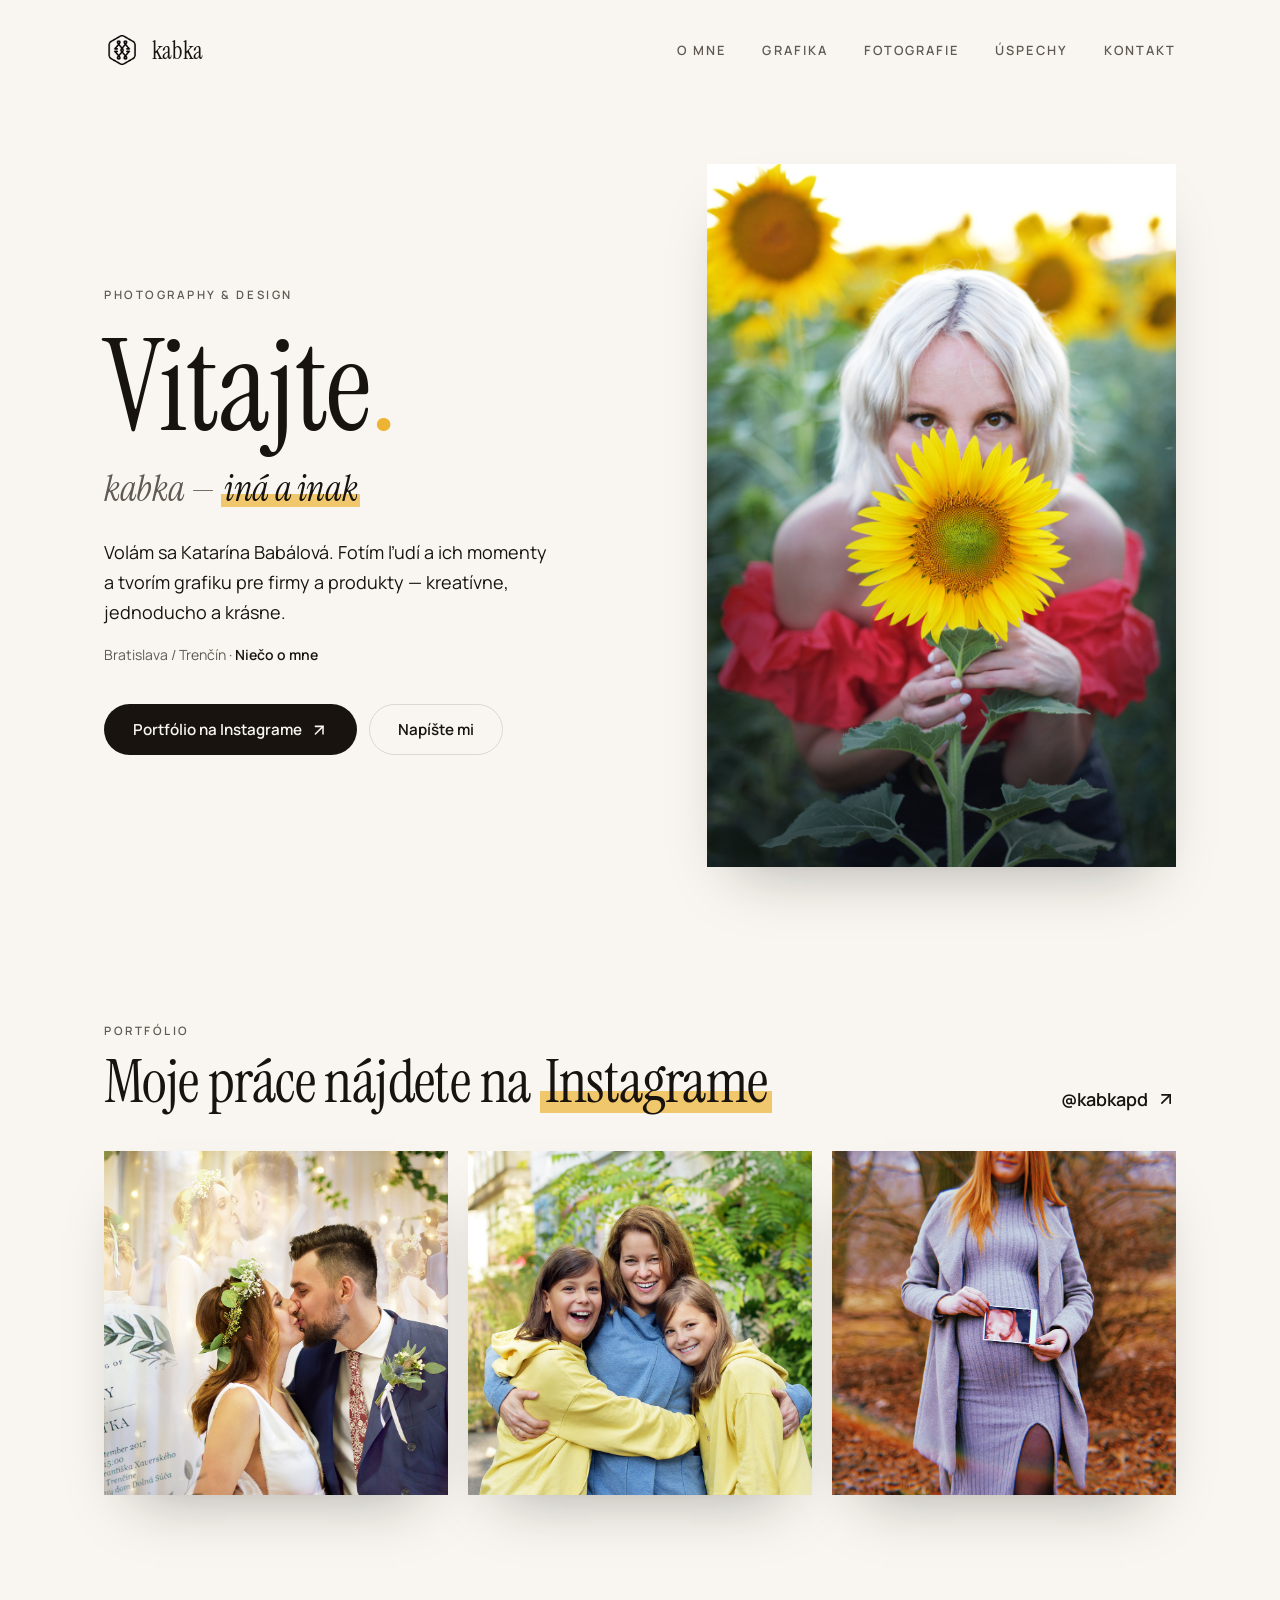
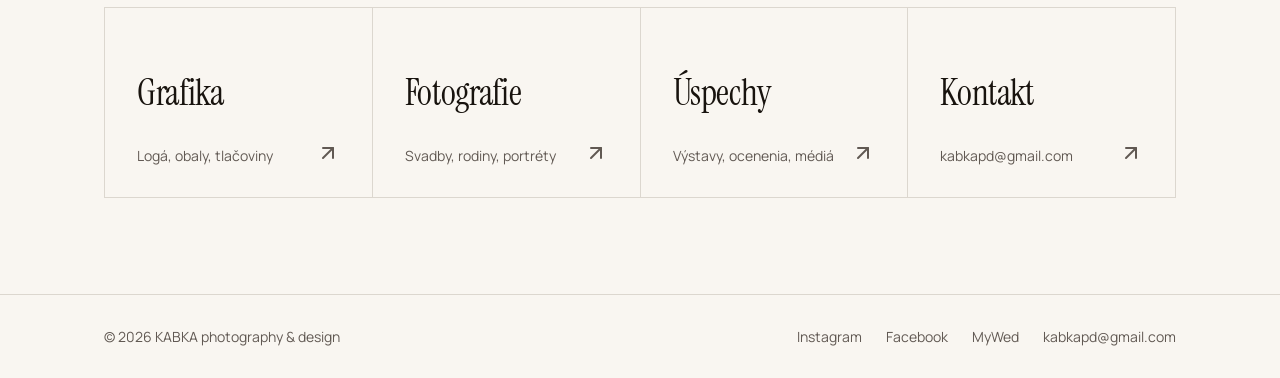
<file: index.html>
<!DOCTYPE html>
<html lang="sk">
<head>
  <meta charset="utf-8">
  <meta name="viewport" content="width=device-width, initial-scale=1">
  <title>KABKA – fotografia a grafický dizajn | Katarína Babálová</title>
  <meta name="description" content="Vitajte u KABKA – iná a inak. Fotografie a grafický dizajn Kataríny Babálovej, Bratislava a Trenčín.">
  <meta name="author" content="Katarína Babálová">
  <meta property="og:title" content="KABKA – fotografia a grafický dizajn">
  <meta property="og:description" content="Iná a inak. Fotografie a grafika Kataríny Babálovej z Bratislavy a Trenčína.">
  <meta property="og:type" content="website">
  <meta property="og:url" content="https://kabkapd.com/">
  <meta name="twitter:card" content="summary_large_image">
  <link rel="canonical" href="https://kabkapd.com/">
  <link rel="icon" type="image/png" href="/favicon.png">
  <link rel="preconnect" href="https://fonts.googleapis.com">
  <link rel="preconnect" href="https://fonts.gstatic.com" crossorigin>
  <link href="https://fonts.googleapis.com/css2?family=Instrument+Serif:ital@0;1&family=Manrope:wght@400;500;600;700&display=swap" rel="stylesheet">
  <link rel="stylesheet" href="/assets/css/site.css">
</head>
<body>
  <div class="page">
    <header class="wrap">
      <div class="site-header">
        <a class="brand" href="/" aria-label="KABKA – úvod">
          <img src="/assets/img/kabka-logo.png" alt="">
          <span class="word">kabka</span>
        </a>
        <nav class="site-nav">
          <a class="nav-link" href="/niecomne.html">O mne</a>
          <a class="nav-link" href="/grafika.html">Grafika</a>
          <a class="nav-link" href="/fotografie.html">Fotografie</a>
          <a class="nav-link" href="/uspechy.html">Úspechy</a>
          <a class="nav-link" href="/kontakt.html">Kontakt</a>
        </nav>
      </div>
    </header>

    <main class="wrap">
      <section class="hero">
        <div class="fade-up">
          <p class="eyebrow">Photography &amp; design</p>
          <h1 class="display">Vitajte<span class="accent-dot">.</span></h1>
          <p class="display sub muted">kabka — <span class="marker" style="color:var(--ink)">iná a inak</span></p>
          <p class="lead intro">
            Volám sa Katarína Babálová. Fotím ľudí a ich momenty a tvorím grafiku pre firmy a
            produkty — kreatívne, jednoducho a krásne.
          </p>
          <p class="muted" style="margin-top:.75rem;font-size:.875rem">Bratislava / Trenčín · <a class="text-link" href="/niecomne.html">Niečo o mne</a></p>
          <div class="hero-actions">
            <a class="btn btn-dark" href="https://www.instagram.com/kabkapd" target="_blank" rel="noreferrer">
              Portfólio na Instagrame
              <svg viewBox="0 0 24 24" fill="none" stroke="currentColor" stroke-width="2" stroke-linecap="round" stroke-linejoin="round" aria-hidden="true"><path d="M7 7h10v10"/><path d="M7 17 17 7"/></svg>
            </a>
            <a class="btn btn-outline" href="/kontakt.html">Napíšte mi</a>
          </div>
        </div>
        <div class="hero-photo fade-up" style="animation-delay:150ms">
          <div class="photo-frame r-2-3">
            <img src="/assets/foto/05-slnecnica-portret.jpg" alt="Portrét ženy so slnečnicou v poli slnečníc">
          </div>
        </div>
      </section>

      <section class="strip">
        <div class="strip-head">
          <div>
            <p class="eyebrow">Portfólio</p>
            <h2 class="display">Moje práce nájdete na <span class="marker">Instagrame</span></h2>
          </div>
          <a class="handle-link" href="https://www.instagram.com/kabkapd" target="_blank" rel="noreferrer">
            @kabkapd
            <svg viewBox="0 0 24 24" fill="none" stroke="currentColor" stroke-width="2" stroke-linecap="round" stroke-linejoin="round" aria-hidden="true"><path d="M7 7h10v10"/><path d="M7 17 17 7"/></svg>
          </a>
        </div>
        <a class="strip-grid" href="https://www.instagram.com/kabkapd" target="_blank" rel="noreferrer" aria-label="Otvoriť portfólio na Instagrame">
          <div class="photo-frame r-square"><img src="/assets/foto/01-svadba-luky-katka.jpg" alt="Novomanželia sa bozkávajú na svadbe" loading="lazy"></div>
          <div class="photo-frame r-square"><img src="/assets/foto/03-rodina-objatie.jpg" alt="Mama objíma dve dcéry v žltých mikinách" loading="lazy"></div>
          <div class="photo-frame r-square"><img src="/assets/foto/04-tehulka-ocakavanie.jpg" alt="Tehotná žena v jesennom lese drží fotku z ultrazvuku" loading="lazy"></div>
        </a>
      </section>

      <section class="cards">
        <a class="card" href="/grafika.html">
          <div>
            <p class="card-title display">Grafika</p>
            <p class="card-note">Logá, obaly, tlačoviny</p>
          </div>
          <svg viewBox="0 0 24 24" fill="none" stroke="currentColor" stroke-width="2" stroke-linecap="round" stroke-linejoin="round" aria-hidden="true"><path d="M7 7h10v10"/><path d="M7 17 17 7"/></svg>
        </a>
        <a class="card" href="/fotografie.html">
          <div>
            <p class="card-title display">Fotografie</p>
            <p class="card-note">Svadby, rodiny, portréty</p>
          </div>
          <svg viewBox="0 0 24 24" fill="none" stroke="currentColor" stroke-width="2" stroke-linecap="round" stroke-linejoin="round" aria-hidden="true"><path d="M7 7h10v10"/><path d="M7 17 17 7"/></svg>
        </a>
        <a class="card" href="/uspechy.html">
          <div>
            <p class="card-title display">Úspechy</p>
            <p class="card-note">Výstavy, ocenenia, médiá</p>
          </div>
          <svg viewBox="0 0 24 24" fill="none" stroke="currentColor" stroke-width="2" stroke-linecap="round" stroke-linejoin="round" aria-hidden="true"><path d="M7 7h10v10"/><path d="M7 17 17 7"/></svg>
        </a>
        <a class="card" href="/kontakt.html">
          <div>
            <p class="card-title display">Kontakt</p>
            <p class="card-note">kabkapd@gmail.com</p>
          </div>
          <svg viewBox="0 0 24 24" fill="none" stroke="currentColor" stroke-width="2" stroke-linecap="round" stroke-linejoin="round" aria-hidden="true"><path d="M7 7h10v10"/><path d="M7 17 17 7"/></svg>
        </a>
      </section>
    </main>

    <footer class="site-footer">
      <div class="wrap row">
        <p style="margin:0">© 2026 KABKA photography &amp; design</p>
        <div class="links">
          <a href="https://www.instagram.com/kabkapd" target="_blank" rel="noreferrer">Instagram</a>
          <a href="https://www.facebook.com/kabkapd" target="_blank" rel="noreferrer">Facebook</a>
          <a href="https://mywed.com/cs/photographer/kabkapd/" target="_blank" rel="noreferrer">MyWed</a>
          <a href="mailto:kabkapd@gmail.com">kabkapd@gmail.com</a>
        </div>
      </div>
    </footer>
  </div>
</body>
</html>
</file>
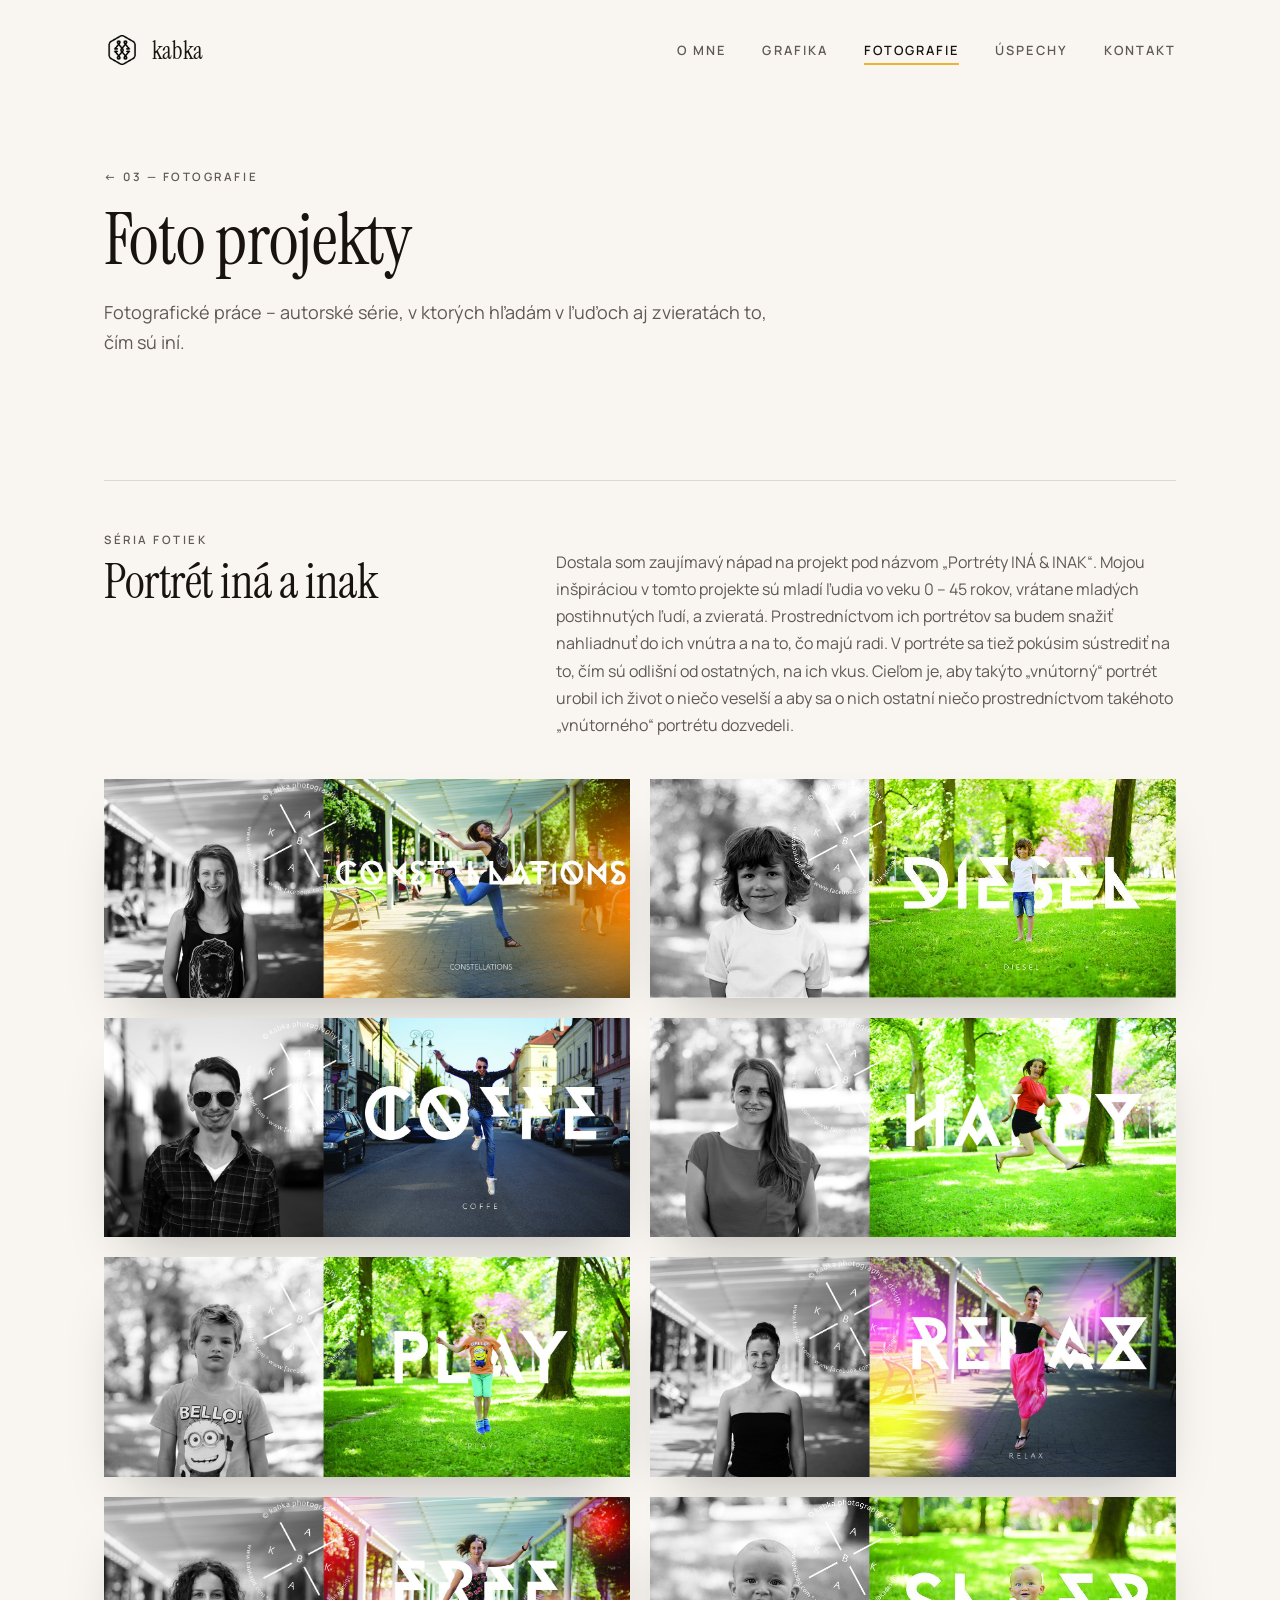
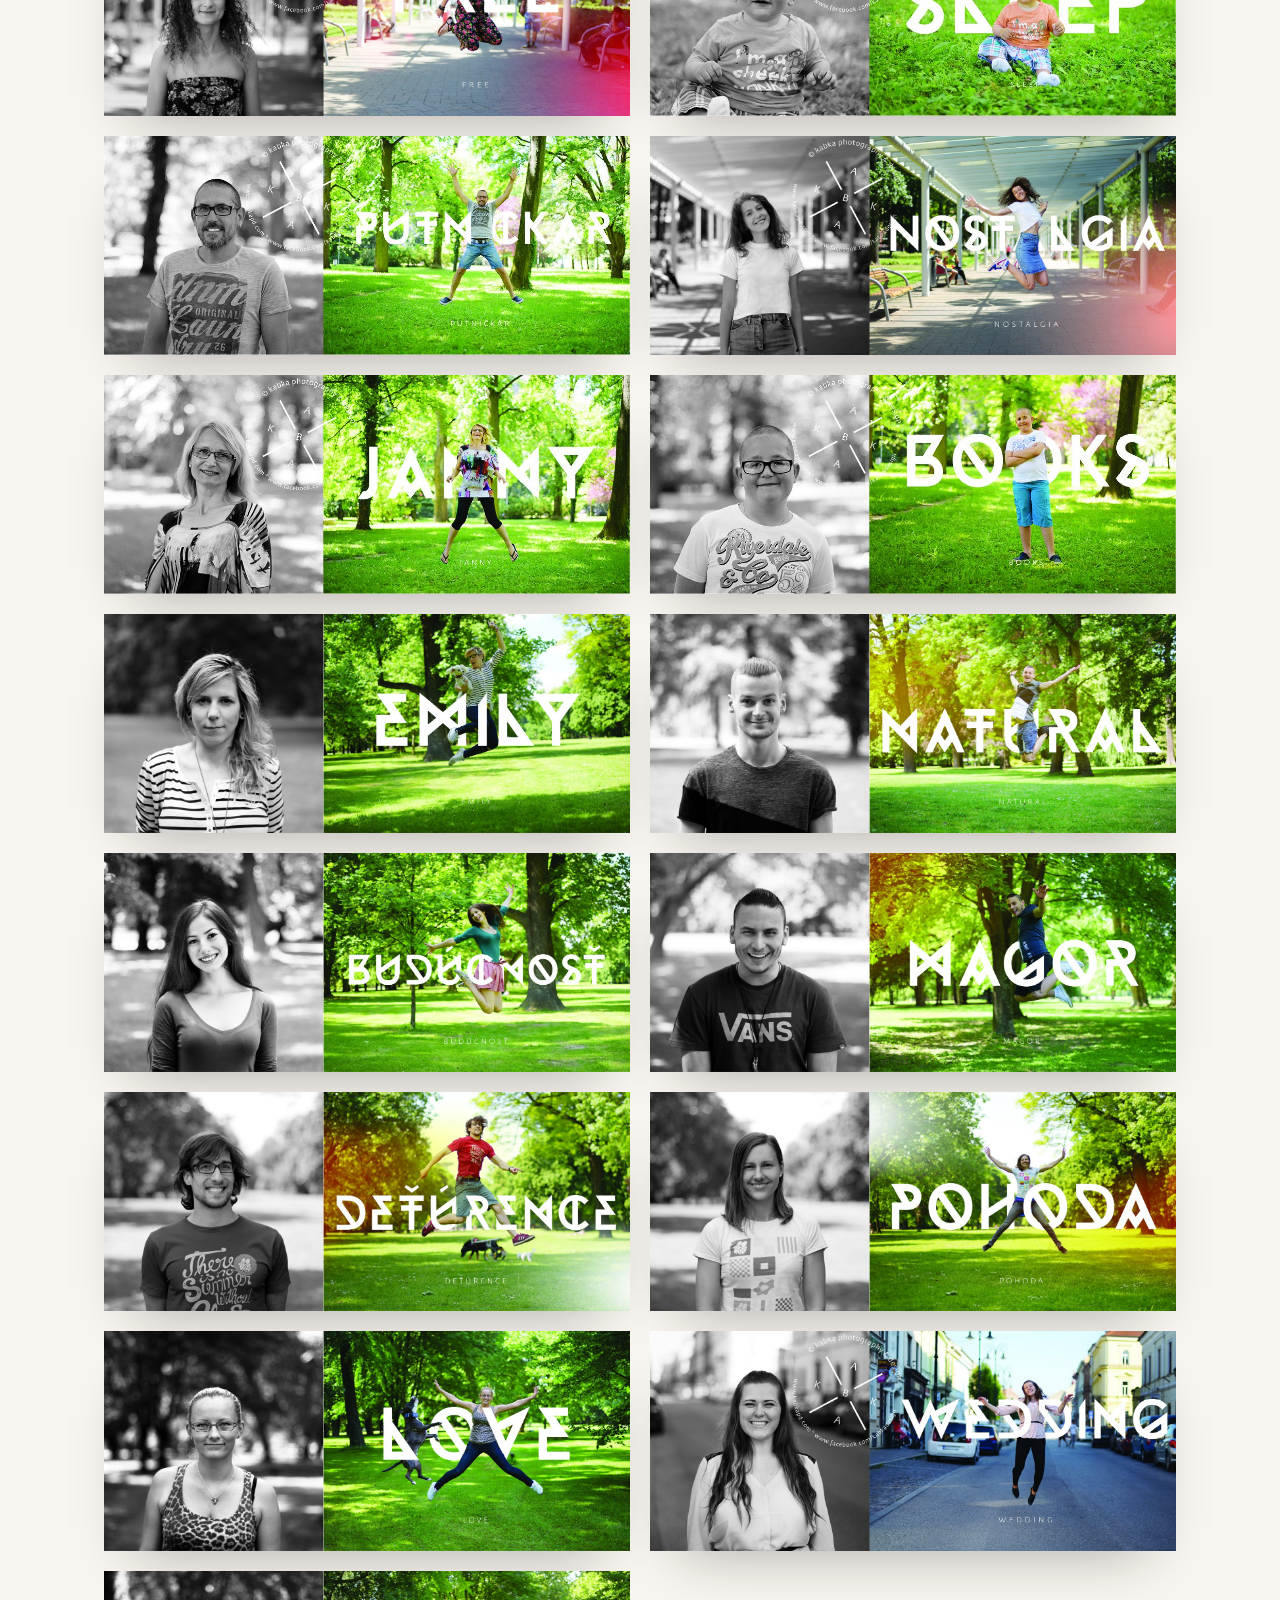
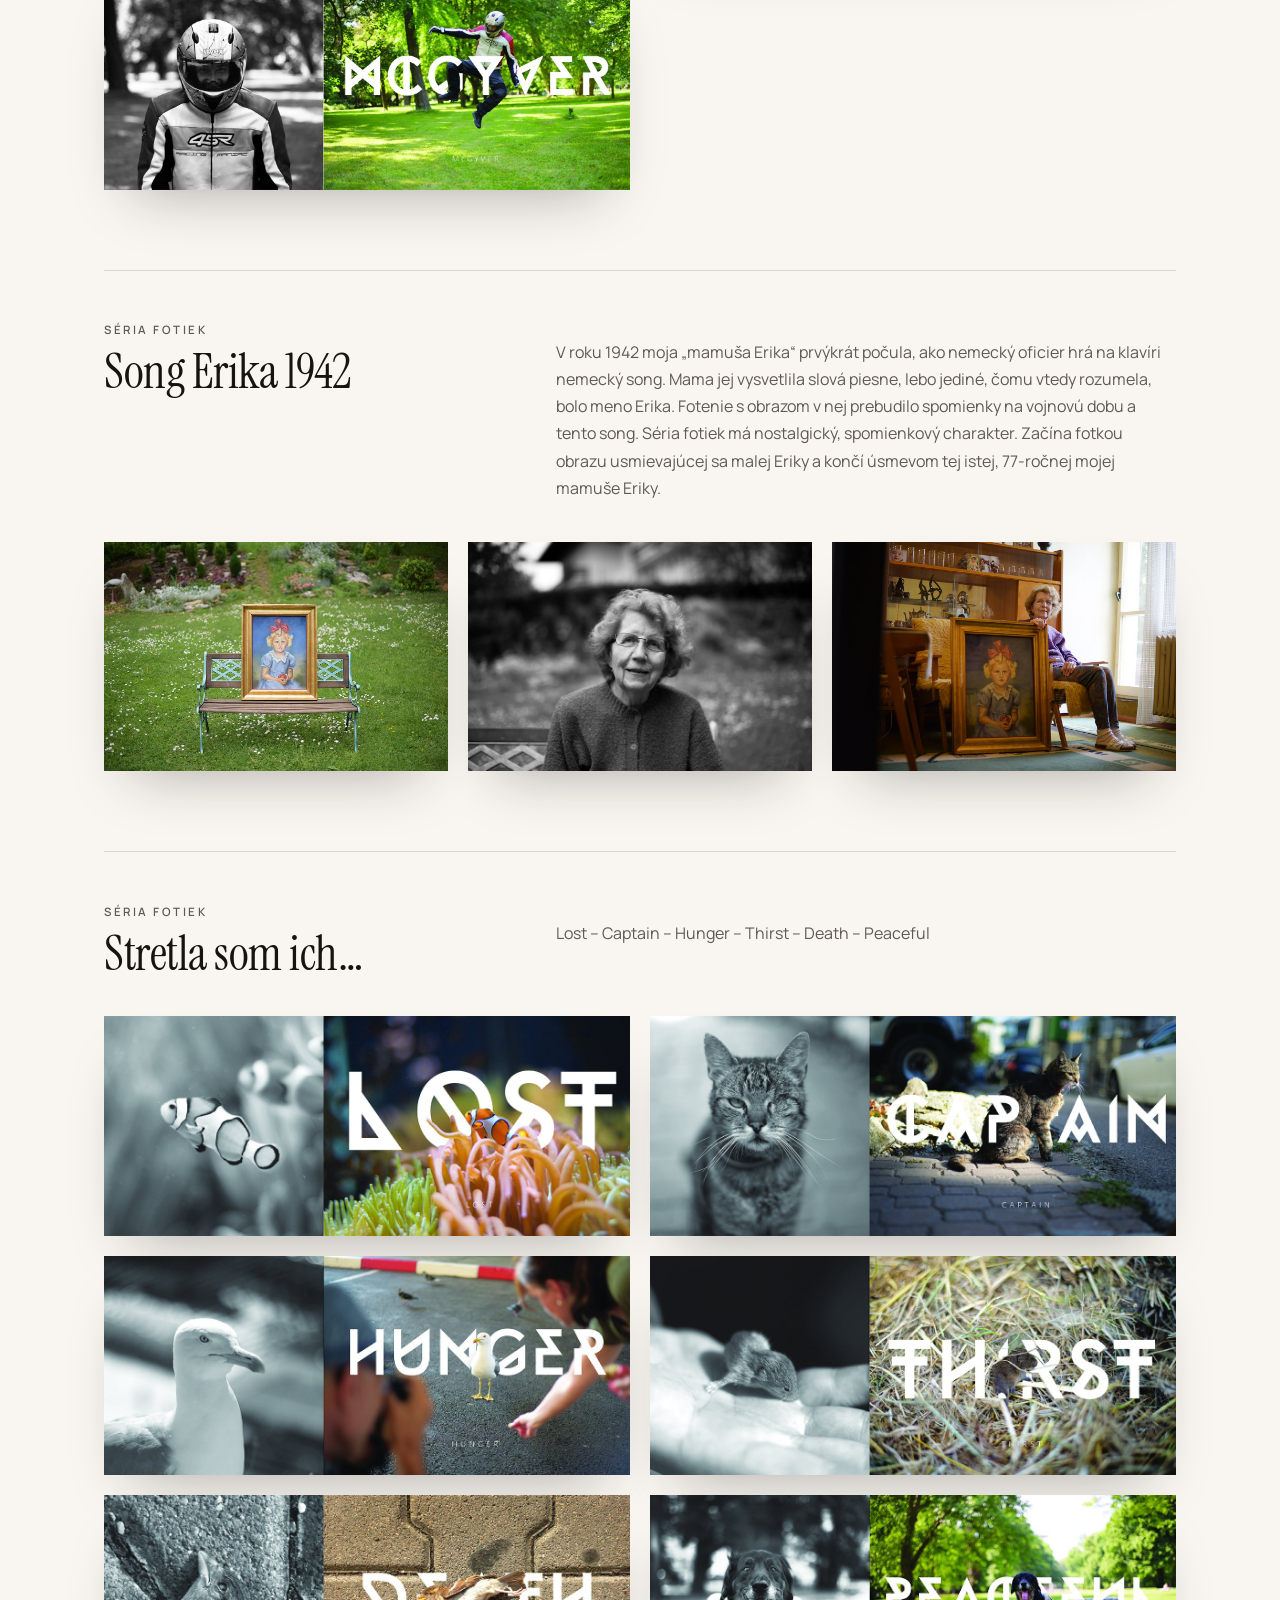
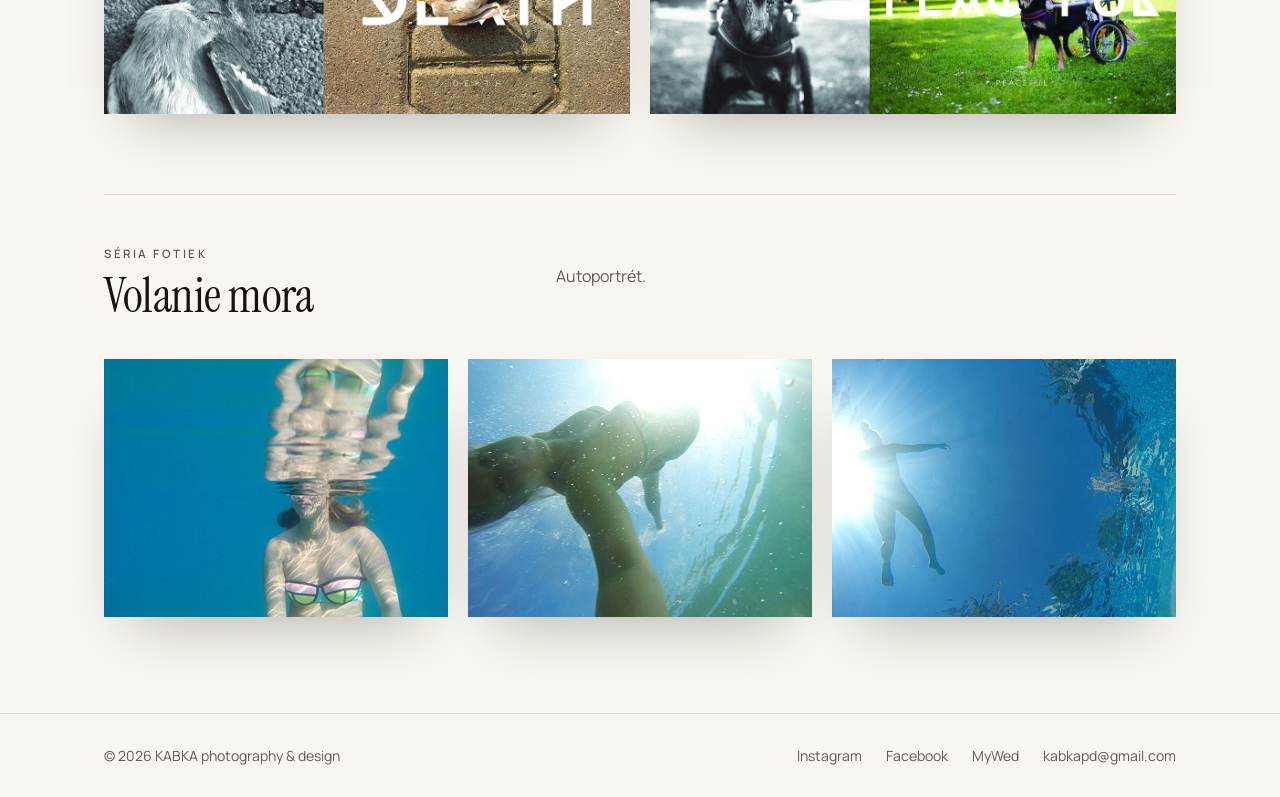
<file: foto-projekt.html>
<!DOCTYPE html>
<html lang="sk">
<head>
  <meta charset="utf-8">
  <meta name="viewport" content="width=device-width, initial-scale=1">
  <title>Foto projekty – autorské fotografické série | KABKA</title>
  <meta name="description" content="Autorské fotografické série Kataríny Babálovej: Portrét iná a inak, Song Erika 1942, Stretla som ich… a Volanie mora.">
  <meta property="og:title" content="Foto projekty | KABKA">
  <meta property="og:description" content="Portréty, spomienky, zvieratá a more – autorské fotografické série KABKA.">
  <meta property="og:type" content="website">
  <meta property="og:url" content="https://kabkapd.com/foto-projekt.html">
  <meta name="twitter:card" content="summary_large_image">
  <link rel="canonical" href="https://kabkapd.com/foto-projekt.html">
  <link rel="icon" type="image/png" href="/favicon.png">
  <link rel="preconnect" href="https://fonts.googleapis.com">
  <link rel="preconnect" href="https://fonts.gstatic.com" crossorigin>
  <link href="https://fonts.googleapis.com/css2?family=Instrument+Serif:ital@0;1&family=Manrope:wght@400;500;600;700&display=swap" rel="stylesheet">
  <link rel="stylesheet" href="/assets/css/site.css">
</head>
<body>
  <div class="page">
    <header class="wrap">
      <div class="site-header">
        <a class="brand" href="/" aria-label="KABKA – úvod">
          <img src="/assets/img/kabka-logo.png" alt="">
          <span class="word">kabka</span>
        </a>
        <nav class="site-nav">
          <a class="nav-link" href="/niecomne.html">O mne</a>
          <a class="nav-link" href="/grafika.html">Grafika</a>
          <a class="nav-link" href="/fotografie.html" aria-current="page">Fotografie</a>
          <a class="nav-link" href="/uspechy.html">Úspechy</a>
          <a class="nav-link" href="/kontakt.html">Kontakt</a>
        </nav>
      </div>
    </header>

    <main class="wrap">
      <header class="page-head fade-up" style="padding-bottom:1.5rem">
        <a class="eyebrow back-link" href="/fotografie.html">← 03 — Fotografie</a>
        <h1 class="display">Foto projekty</h1>
        <p class="lead muted">
          Fotografické práce – autorské série, v ktorých hľadám v ľuďoch aj zvieratách to, čím sú iní.
        </p>
      </header>

      <section class="project fade-up" id="ina-a-inak">
        <div class="project-head">
          <div>
            <p class="eyebrow">séria fotiek</p>
            <h2 class="display">Portrét iná a inak</h2>
          </div>
          <p class="muted">Dostala som zaujímavý nápad na projekt pod názvom „Portréty INÁ &amp; INAK“. Mojou inšpiráciou v tomto projekte sú mladí ľudia vo veku 0 – 45 rokov, vrátane mladých postihnutých ľudí, a zvieratá. Prostredníctvom ich portrétov sa budem snažiť nahliadnuť do ich vnútra a na to, čo majú radi. V portréte sa tiež pokúsim sústrediť na to, čím sú odlišní od ostatných, na ich vkus. Cieľom je, aby takýto „vnútorný“ portrét urobil ich život o niečo veselší a aby sa o nich ostatní niečo prostredníctvom takéhoto „vnútorného“ portrétu dozvedeli.</p>
        </div>
        <div class="project-grid cols-2">
          <a class="photo-frame r-12-5" href="/assets/projekty/ina-a-inak-01.jpg" target="_blank" rel="noreferrer"><img src="/assets/projekty/ina-a-inak-01.jpg" alt="Čiernobiely portrét a farebný skok v parku s nápisom Constellations" loading="lazy"></a>
          <a class="photo-frame r-12-5" href="/assets/projekty/ina-a-inak-02.jpg" target="_blank" rel="noreferrer"><img src="/assets/projekty/ina-a-inak-02.jpg" alt="Čiernobiely portrét a farebný skok v parku s nápisom Diesel" loading="lazy"></a>
          <a class="photo-frame r-12-5" href="/assets/projekty/ina-a-inak-03.jpg" target="_blank" rel="noreferrer"><img src="/assets/projekty/ina-a-inak-03.jpg" alt="Čiernobiely portrét a farebný skok v parku s nápisom Coffe" loading="lazy"></a>
          <a class="photo-frame r-12-5" href="/assets/projekty/ina-a-inak-04.jpg" target="_blank" rel="noreferrer"><img src="/assets/projekty/ina-a-inak-04.jpg" alt="Čiernobiely portrét a farebný skok v parku s nápisom Happy" loading="lazy"></a>
          <a class="photo-frame r-12-5" href="/assets/projekty/ina-a-inak-05.jpg" target="_blank" rel="noreferrer"><img src="/assets/projekty/ina-a-inak-05.jpg" alt="Čiernobiely portrét a farebný skok v parku s nápisom Play" loading="lazy"></a>
          <a class="photo-frame r-12-5" href="/assets/projekty/ina-a-inak-06.jpg" target="_blank" rel="noreferrer"><img src="/assets/projekty/ina-a-inak-06.jpg" alt="Čiernobiely portrét a farebný skok v parku s nápisom Relax" loading="lazy"></a>
          <a class="photo-frame r-12-5" href="/assets/projekty/ina-a-inak-07.jpg" target="_blank" rel="noreferrer"><img src="/assets/projekty/ina-a-inak-07.jpg" alt="Čiernobiely portrét a farebný skok v parku s nápisom Free" loading="lazy"></a>
          <a class="photo-frame r-12-5" href="/assets/projekty/ina-a-inak-08.jpg" target="_blank" rel="noreferrer"><img src="/assets/projekty/ina-a-inak-08.jpg" alt="Čiernobiely portrét a farebný skok v parku s nápisom Nostalgia" loading="lazy"></a>
          <a class="photo-frame r-12-5" href="/assets/projekty/ina-a-inak-09.jpg" target="_blank" rel="noreferrer"><img src="/assets/projekty/ina-a-inak-09.jpg" alt="Čiernobiely portrét a farebný skok v parku s nápisom Sleep" loading="lazy"></a>
          <a class="photo-frame r-12-5" href="/assets/projekty/ina-a-inak-10.jpg" target="_blank" rel="noreferrer"><img src="/assets/projekty/ina-a-inak-10.jpg" alt="Čiernobiely portrét a farebný skok v parku s nápisom Putníčkar" loading="lazy"></a>
          <a class="photo-frame r-12-5" href="/assets/projekty/ina-a-inak-11.jpg" target="_blank" rel="noreferrer"><img src="/assets/projekty/ina-a-inak-11.jpg" alt="Čiernobiely portrét a farebný skok v parku s nápisom Janny" loading="lazy"></a>
          <a class="photo-frame r-12-5" href="/assets/projekty/ina-a-inak-12.jpg" target="_blank" rel="noreferrer"><img src="/assets/projekty/ina-a-inak-12.jpg" alt="Čiernobiely portrét a farebný skok v parku s nápisom Books" loading="lazy"></a>
          <a class="photo-frame r-12-5" href="/assets/projekty/ina-a-inak-13.jpg" target="_blank" rel="noreferrer"><img src="/assets/projekty/ina-a-inak-13.jpg" alt="Čiernobiely portrét a farebný skok v parku s nápisom Emily" loading="lazy"></a>
          <a class="photo-frame r-12-5" href="/assets/projekty/ina-a-inak-14.jpg" target="_blank" rel="noreferrer"><img src="/assets/projekty/ina-a-inak-14.jpg" alt="Čiernobiely portrét a farebný skok v parku s nápisom Natural" loading="lazy"></a>
          <a class="photo-frame r-12-5" href="/assets/projekty/ina-a-inak-15.jpg" target="_blank" rel="noreferrer"><img src="/assets/projekty/ina-a-inak-15.jpg" alt="Čiernobiely portrét a farebný skok v parku s nápisom Budúcnosť" loading="lazy"></a>
          <a class="photo-frame r-12-5" href="/assets/projekty/ina-a-inak-16.jpg" target="_blank" rel="noreferrer"><img src="/assets/projekty/ina-a-inak-16.jpg" alt="Čiernobiely portrét a farebný skok v parku s nápisom Magor" loading="lazy"></a>
          <a class="photo-frame r-12-5" href="/assets/projekty/ina-a-inak-17.jpg" target="_blank" rel="noreferrer"><img src="/assets/projekty/ina-a-inak-17.jpg" alt="Čiernobiely portrét a farebný skok v parku s nápisom Deťúrence" loading="lazy"></a>
          <a class="photo-frame r-12-5" href="/assets/projekty/ina-a-inak-18.jpg" target="_blank" rel="noreferrer"><img src="/assets/projekty/ina-a-inak-18.jpg" alt="Čiernobiely portrét a farebný skok v parku s nápisom Pohoda" loading="lazy"></a>
          <a class="photo-frame r-12-5" href="/assets/projekty/ina-a-inak-19.jpg" target="_blank" rel="noreferrer"><img src="/assets/projekty/ina-a-inak-19.jpg" alt="Čiernobiely portrét a farebný skok v parku s nápisom Love" loading="lazy"></a>
          <a class="photo-frame r-12-5" href="/assets/projekty/ina-a-inak-20.jpg" target="_blank" rel="noreferrer"><img src="/assets/projekty/ina-a-inak-20.jpg" alt="Čiernobiely portrét a farebný skok v parku s nápisom Wedding" loading="lazy"></a>
          <a class="photo-frame r-12-5" href="/assets/projekty/ina-a-inak-21.jpg" target="_blank" rel="noreferrer"><img src="/assets/projekty/ina-a-inak-21.jpg" alt="Čiernobiely portrét a farebný skok v parku s nápisom McGyver" loading="lazy"></a>
        </div>
      </section>
      <section class="project fade-up" id="song-erika-1942">
        <div class="project-head">
          <div>
            <p class="eyebrow">séria fotiek</p>
            <h2 class="display">Song Erika 1942</h2>
          </div>
          <p class="muted">V roku 1942 moja „mamuša Erika“ prvýkrát počula, ako nemecký oficier hrá na klavíri nemecký song. Mama jej vysvetlila slová piesne, lebo jediné, čomu vtedy rozumela, bolo meno Erika. Fotenie s obrazom v nej prebudilo spomienky na vojnovú dobu a tento song. Séria fotiek má nostalgický, spomienkový charakter. Začína fotkou obrazu usmievajúcej sa malej Eriky a končí úsmevom tej istej, 77-ročnej mojej mamuše Eriky.</p>
        </div>
        <div class="project-grid cols-3">
          <a class="photo-frame r-3-2" href="/assets/projekty/song-erika-1942-01.jpg" target="_blank" rel="noreferrer"><img src="/assets/projekty/song-erika-1942-01.jpg" alt="Obraz malého dievčatka v zlatom ráme na lavičke v záhrade" loading="lazy"></a>
          <a class="photo-frame r-3-2" href="/assets/projekty/song-erika-1942-02.jpg" target="_blank" rel="noreferrer"><img src="/assets/projekty/song-erika-1942-02.jpg" alt="Čiernobiely portrét usmiatej staršej pani" loading="lazy"></a>
          <a class="photo-frame r-3-2" href="/assets/projekty/song-erika-1942-03.jpg" target="_blank" rel="noreferrer"><img src="/assets/projekty/song-erika-1942-03.jpg" alt="Staršia pani sedí doma vedľa obrazu malej Eriky" loading="lazy"></a>
        </div>
      </section>
      <section class="project fade-up" id="stretla-som-ich">
        <div class="project-head">
          <div>
            <p class="eyebrow">séria fotiek</p>
            <h2 class="display">Stretla som ich…</h2>
          </div>
          <p class="muted">Lost – Captain – Hunger – Thirst – Death – Peaceful</p>
        </div>
        <div class="project-grid cols-2">
          <a class="photo-frame r-12-5" href="/assets/projekty/stretla-som-ich-01.jpg" target="_blank" rel="noreferrer"><img src="/assets/projekty/stretla-som-ich-01.jpg" alt="Klaun očkatý v sasankách s nápisom Lost" loading="lazy"></a>
          <a class="photo-frame r-12-5" href="/assets/projekty/stretla-som-ich-02.jpg" target="_blank" rel="noreferrer"><img src="/assets/projekty/stretla-som-ich-02.jpg" alt="Mačka na chodníku s nápisom Captain" loading="lazy"></a>
          <a class="photo-frame r-12-5" href="/assets/projekty/stretla-som-ich-03.jpg" target="_blank" rel="noreferrer"><img src="/assets/projekty/stretla-som-ich-03.jpg" alt="Čajka a ruka s jedlom s nápisom Hunger" loading="lazy"></a>
          <a class="photo-frame r-12-5" href="/assets/projekty/stretla-som-ich-04.jpg" target="_blank" rel="noreferrer"><img src="/assets/projekty/stretla-som-ich-04.jpg" alt="Malý vtáčik v dlani a v tráve s nápisom Thirst" loading="lazy"></a>
          <a class="photo-frame r-12-5" href="/assets/projekty/stretla-som-ich-05.jpg" target="_blank" rel="noreferrer"><img src="/assets/projekty/stretla-som-ich-05.jpg" alt="Mŕtvy vták na dlažbe s nápisom Death" loading="lazy"></a>
          <a class="photo-frame r-12-5" href="/assets/projekty/stretla-som-ich-06.jpg" target="_blank" rel="noreferrer"><img src="/assets/projekty/stretla-som-ich-06.jpg" alt="Pes na vozíku v parku s nápisom Peaceful" loading="lazy"></a>
        </div>
      </section>
      <section class="project fade-up" id="volanie-mora">
        <div class="project-head">
          <div>
            <p class="eyebrow">séria fotiek</p>
            <h2 class="display">Volanie mora</h2>
          </div>
          <p class="muted">Autoportrét.</p>
        </div>
        <div class="project-grid cols-3">
          <a class="photo-frame r-4-3" href="/assets/projekty/volanie-mora-01.jpg" target="_blank" rel="noreferrer"><img src="/assets/projekty/volanie-mora-01.jpg" alt="Autoportrét pod vodou, odraz tváre na hladine" loading="lazy"></a>
          <a class="photo-frame r-4-3" href="/assets/projekty/volanie-mora-02.jpg" target="_blank" rel="noreferrer"><img src="/assets/projekty/volanie-mora-02.jpg" alt="Pohľad zdola na plávajúcu postavu proti slnku" loading="lazy"></a>
          <a class="photo-frame r-4-3" href="/assets/projekty/volanie-mora-03.jpg" target="_blank" rel="noreferrer"><img src="/assets/projekty/volanie-mora-03.jpg" alt="Silueta postavy na hladine v slnečných lúčoch" loading="lazy"></a>
        </div>
      </section>
    </main>

    <footer class="site-footer">
      <div class="wrap row">
        <p style="margin:0">© 2026 KABKA photography &amp; design</p>
        <div class="links">
          <a href="https://www.instagram.com/kabkapd" target="_blank" rel="noreferrer">Instagram</a>
          <a href="https://www.facebook.com/kabkapd" target="_blank" rel="noreferrer">Facebook</a>
          <a href="https://mywed.com/cs/photographer/kabkapd/" target="_blank" rel="noreferrer">MyWed</a>
          <a href="mailto:kabkapd@gmail.com">kabkapd@gmail.com</a>
        </div>
      </div>
    </footer>
  </div>
</body>
</html>
</file>
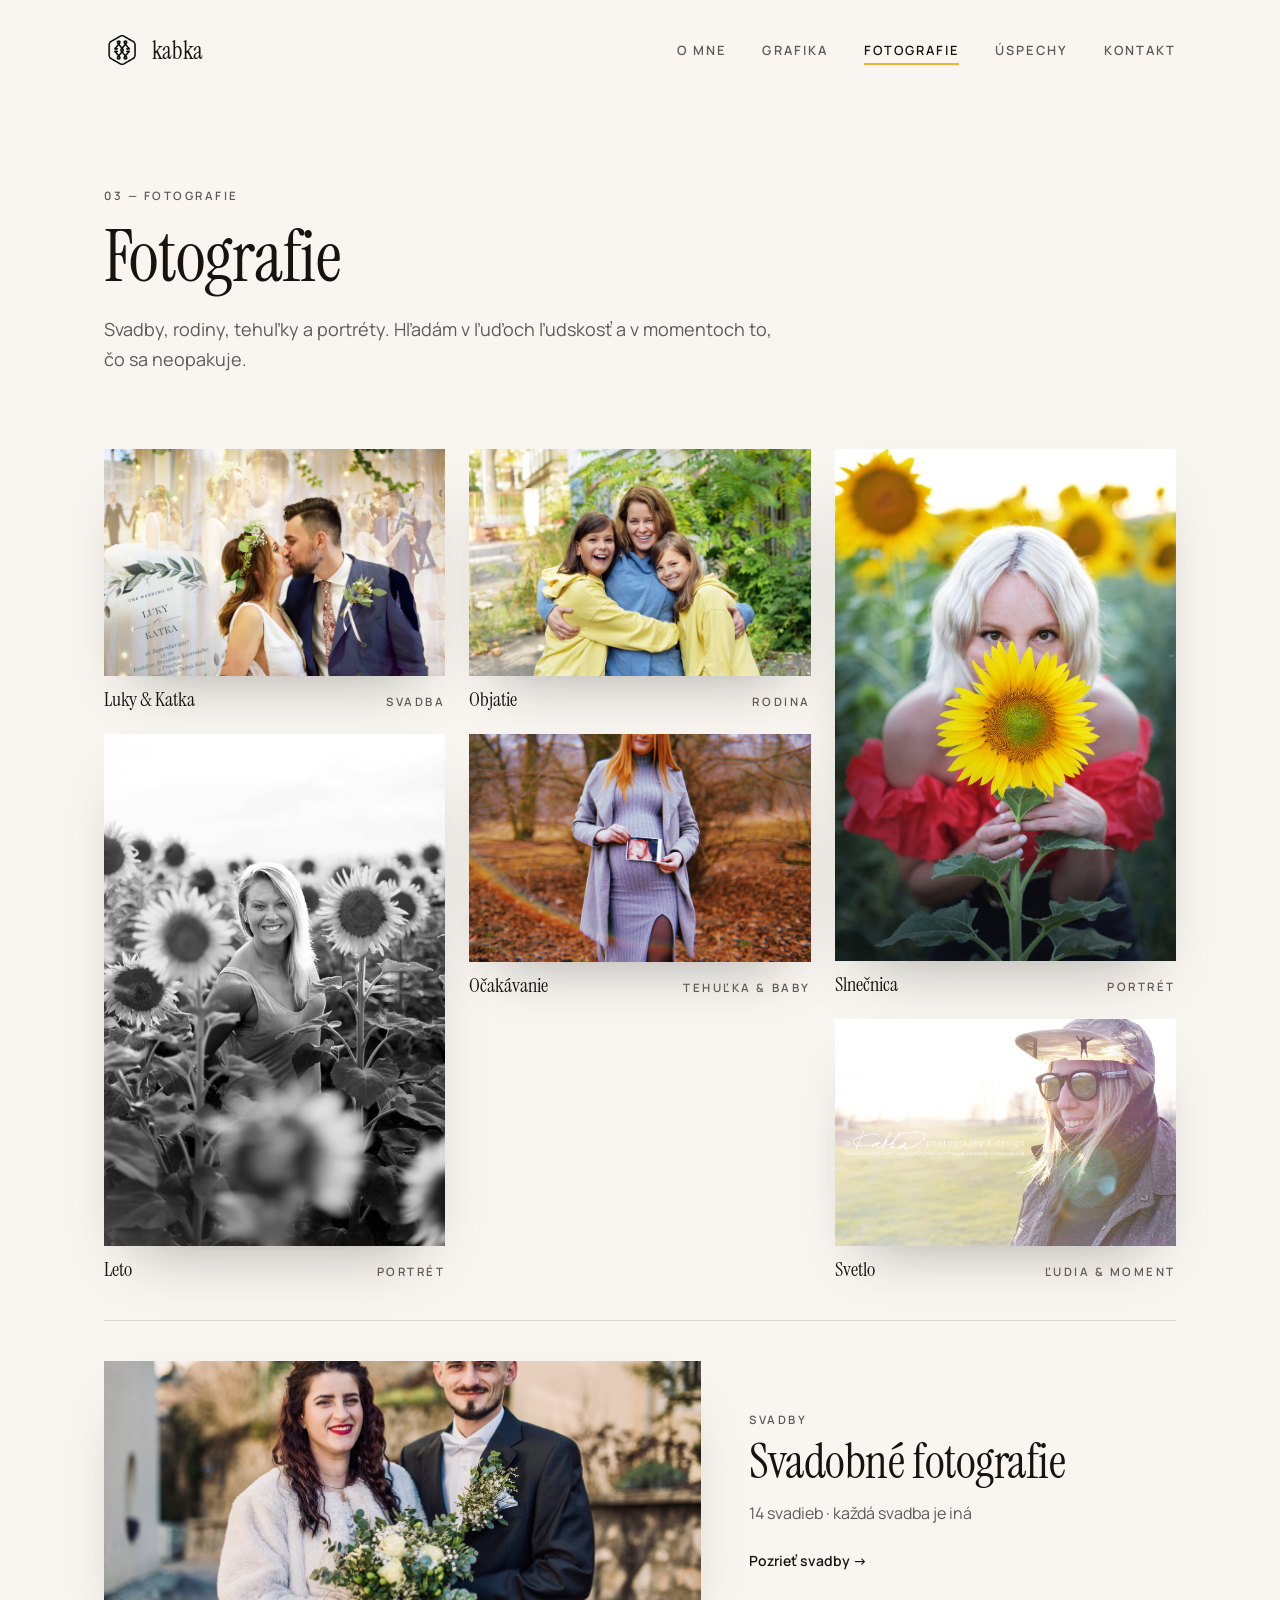
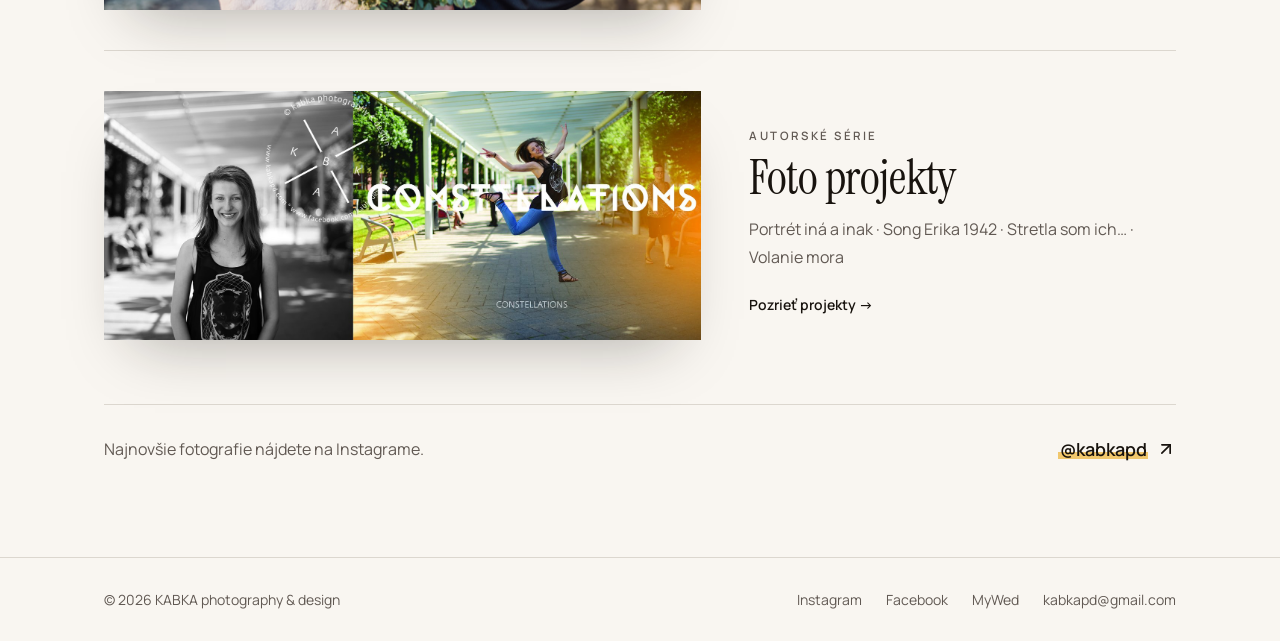
<file: fotografie.html>
<!DOCTYPE html>
<html lang="sk">
<head>
  <meta charset="utf-8">
  <meta name="viewport" content="width=device-width, initial-scale=1">
  <title>Fotografie – svadby, rodiny a portréty | KABKA</title>
  <meta name="description" content="Svadobné, rodinné, tehotenské a portrétne fotografie od KABKA – Bratislava a Trenčín.">
  <meta property="og:title" content="Fotografie | KABKA">
  <meta property="og:description" content="Svadby, rodiny, tehuľky a portréty – fotografie Kataríny Babálovej.">
  <meta property="og:type" content="website">
  <meta property="og:url" content="https://kabkapd.com/fotografie.html">
  <meta name="twitter:card" content="summary_large_image">
  <link rel="canonical" href="https://kabkapd.com/fotografie.html">
  <link rel="icon" type="image/png" href="/favicon.png">
  <link rel="preconnect" href="https://fonts.googleapis.com">
  <link rel="preconnect" href="https://fonts.gstatic.com" crossorigin>
  <link href="https://fonts.googleapis.com/css2?family=Instrument+Serif:ital@0;1&family=Manrope:wght@400;500;600;700&display=swap" rel="stylesheet">
  <link rel="stylesheet" href="/assets/css/site.css">
</head>
<body>
  <div class="page">
    <header class="wrap">
      <div class="site-header">
        <a class="brand" href="/" aria-label="KABKA – úvod">
          <img src="/assets/img/kabka-logo.png" alt="">
          <span class="word">kabka</span>
        </a>
        <nav class="site-nav">
          <a class="nav-link" href="/niecomne.html">O mne</a>
          <a class="nav-link" href="/grafika.html">Grafika</a>
          <a class="nav-link" href="/fotografie.html" aria-current="page">Fotografie</a>
          <a class="nav-link" href="/uspechy.html">Úspechy</a>
          <a class="nav-link" href="/kontakt.html">Kontakt</a>
        </nav>
      </div>
    </header>

    <main class="wrap">
      <header class="page-head fade-up">
        <p class="eyebrow">03 — Fotografie</p>
        <h1 class="display">Fotografie</h1>
        <p class="lead muted">
          Svadby, rodiny, tehuľky a portréty. Hľadám v ľuďoch ľudskosť a v momentoch to, čo sa
          neopakuje.
        </p>
      </header>

      <div class="work-grid">
        <figure style="animation-delay:0ms">
          <div class="photo-frame r-3-2">
            <img src="/assets/foto/01-svadba-luky-katka.jpg" alt="Novomanželia sa bozkávajú na svadbe" loading="lazy">
          </div>
          <figcaption>
            <span class="work-title">Luky &amp; Katka</span>
            <span class="eyebrow">Svadba</span>
          </figcaption>
        </figure>
        <figure style="animation-delay:80ms">
          <div class="photo-frame r-2-3">
            <img src="/assets/foto/02-leto-portret-cb.jpg" alt="Čiernobiely portrét ženy v slnečnicovom poli" loading="lazy">
          </div>
          <figcaption>
            <span class="work-title">Leto</span>
            <span class="eyebrow">Portrét</span>
          </figcaption>
        </figure>
        <figure style="animation-delay:160ms">
          <div class="photo-frame r-3-2">
            <img src="/assets/foto/03-rodina-objatie.jpg" alt="Mama objíma dve dcéry v žltých mikinách" loading="lazy">
          </div>
          <figcaption>
            <span class="work-title">Objatie</span>
            <span class="eyebrow">Rodina</span>
          </figcaption>
        </figure>
        <figure style="animation-delay:240ms">
          <div class="photo-frame r-3-2">
            <img src="/assets/foto/04-tehulka-ocakavanie.jpg" alt="Tehotná žena v jesennom lese drží fotku z ultrazvuku" loading="lazy">
          </div>
          <figcaption>
            <span class="work-title">Očakávanie</span>
            <span class="eyebrow">Tehuľka &amp; baby</span>
          </figcaption>
        </figure>
        <figure style="animation-delay:320ms">
          <div class="photo-frame r-2-3">
            <img src="/assets/foto/05-slnecnica-portret.jpg" alt="Portrét ženy so slnečnicou pred tvárou" loading="lazy">
          </div>
          <figcaption>
            <span class="work-title">Slnečnica</span>
            <span class="eyebrow">Portrét</span>
          </figcaption>
        </figure>
        <figure style="animation-delay:400ms">
          <div class="photo-frame r-3-2">
            <img src="/assets/foto/06-svetlo-portret.jpg" alt="Usmiata žena v slnečných okuliaroch pri západe slnka" loading="lazy">
          </div>
          <figcaption>
            <span class="work-title">Svetlo</span>
            <span class="eyebrow">Ľudia &amp; moment</span>
          </figcaption>
        </figure>
      </div>

      <a class="project-promo" href="/svadobne.html">
        <div class="photo-frame r-12-5">
          <img src="/assets/svadby/svadba-01.jpg" alt="Svadobná fotografia – Martina &amp; Samuel" loading="lazy">
        </div>
        <div>
          <p class="eyebrow">Svadby</p>
          <p class="display title">Svadobné fotografie</p>
          <p class="muted">14 svadieb · každá svadba je iná</p>
          <span class="more">Pozrieť svadby →</span>
        </div>
      </a>

      <a class="project-promo" href="/foto-projekt.html">
        <div class="photo-frame r-12-5">
          <img src="/assets/projekty/ina-a-inak-01.jpg" alt="Čiernobiely portrét a farebný skok v parku s nápisom Constellations" loading="lazy">
        </div>
        <div>
          <p class="eyebrow">Autorské série</p>
          <p class="display title">Foto projekty</p>
          <p class="muted">Portrét iná a inak · Song Erika 1942 · Stretla som ich… · Volanie mora</p>
          <span class="more">Pozrieť projekty →</span>
        </div>
      </a>

      <div class="ig-note">
        <p>Najnovšie fotografie nájdete na Instagrame.</p>
        <a class="handle-link" href="https://www.instagram.com/kabkapd" target="_blank" rel="noreferrer">
          <span class="marker">@kabkapd</span>
          <svg viewBox="0 0 24 24" fill="none" stroke="currentColor" stroke-width="2" stroke-linecap="round" stroke-linejoin="round" aria-hidden="true"><path d="M7 7h10v10"/><path d="M7 17 17 7"/></svg>
        </a>
      </div>
    </main>

    <footer class="site-footer">
      <div class="wrap row">
        <p style="margin:0">© 2026 KABKA photography &amp; design</p>
        <div class="links">
          <a href="https://www.instagram.com/kabkapd" target="_blank" rel="noreferrer">Instagram</a>
          <a href="https://www.facebook.com/kabkapd" target="_blank" rel="noreferrer">Facebook</a>
          <a href="https://mywed.com/cs/photographer/kabkapd/" target="_blank" rel="noreferrer">MyWed</a>
          <a href="mailto:kabkapd@gmail.com">kabkapd@gmail.com</a>
        </div>
      </div>
    </footer>
  </div>
</body>
</html>
</file>
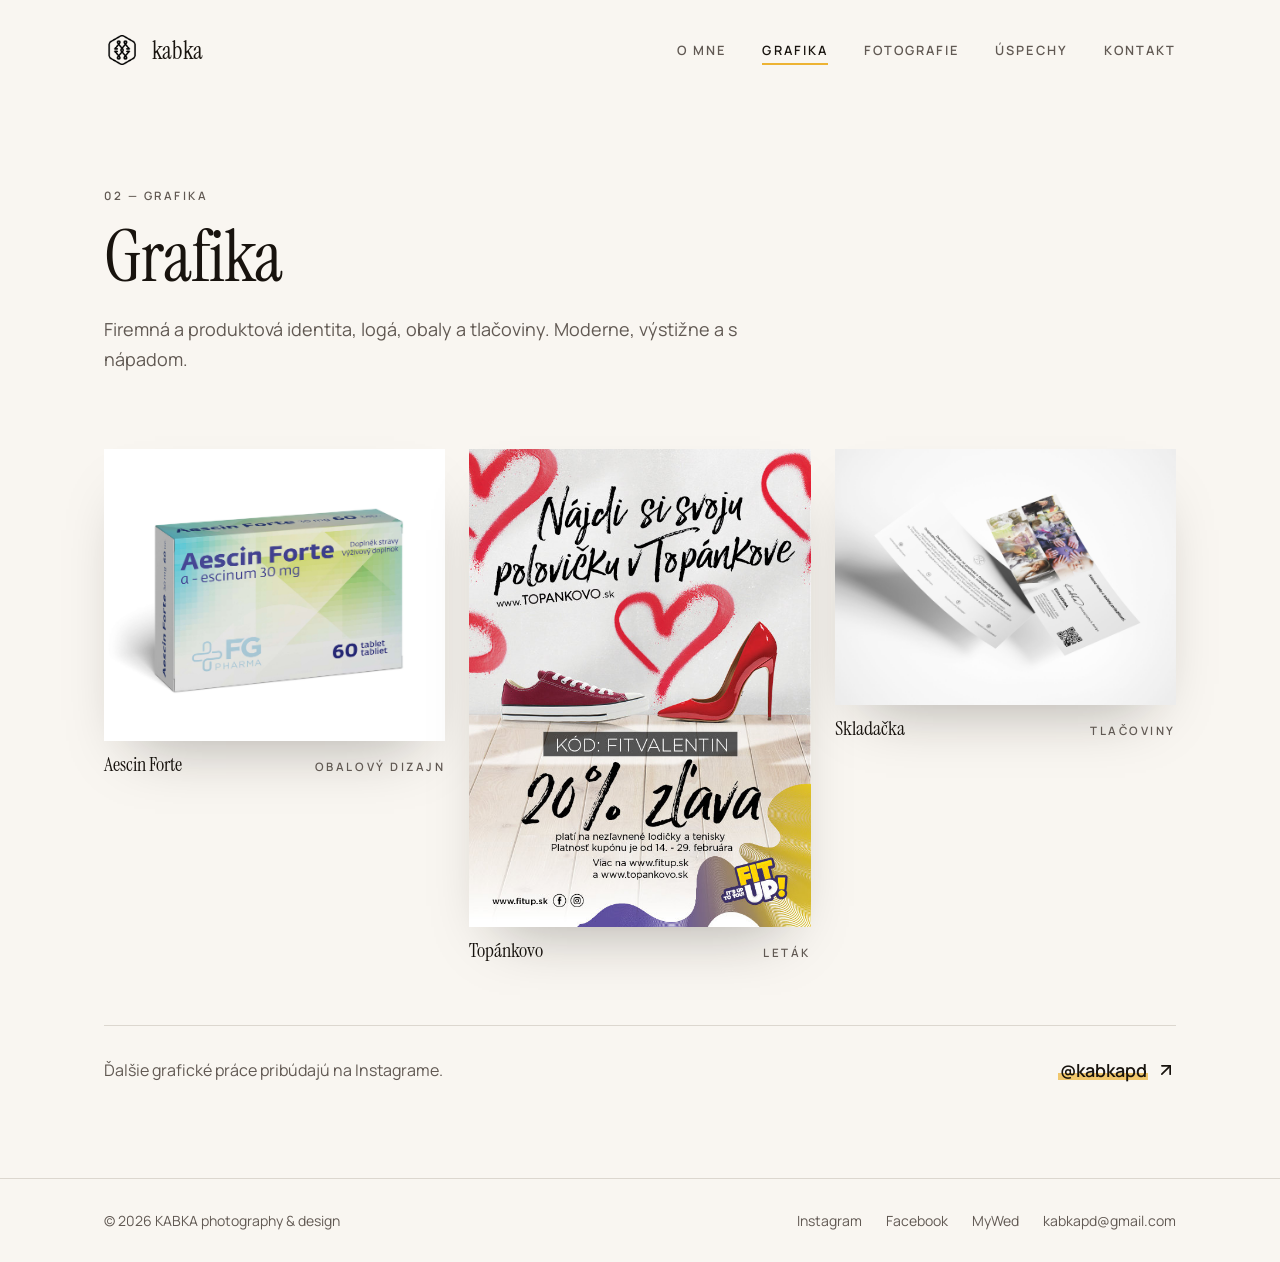
<file: grafika.html>
<!DOCTYPE html>
<html lang="sk">
<head>
  <meta charset="utf-8">
  <meta name="viewport" content="width=device-width, initial-scale=1">
  <title>Grafika – logá, obaly a tlačoviny | KABKA</title>
  <meta name="description" content="Grafický dizajn od KABKA: firemná a produktová identita, logá, obaly, letáky a tlačoviny.">
  <meta property="og:title" content="Grafika | KABKA">
  <meta property="og:description" content="Logá, obaly, letáky a tlačoviny – grafický dizajn Kataríny Babálovej.">
  <meta property="og:type" content="website">
  <meta property="og:url" content="https://kabkapd.com/grafika.html">
  <meta name="twitter:card" content="summary_large_image">
  <link rel="canonical" href="https://kabkapd.com/grafika.html">
  <link rel="icon" type="image/png" href="/favicon.png">
  <link rel="preconnect" href="https://fonts.googleapis.com">
  <link rel="preconnect" href="https://fonts.gstatic.com" crossorigin>
  <link href="https://fonts.googleapis.com/css2?family=Instrument+Serif:ital@0;1&family=Manrope:wght@400;500;600;700&display=swap" rel="stylesheet">
  <link rel="stylesheet" href="/assets/css/site.css">
</head>
<body>
  <div class="page">
    <header class="wrap">
      <div class="site-header">
        <a class="brand" href="/" aria-label="KABKA – úvod">
          <img src="/assets/img/kabka-logo.png" alt="">
          <span class="word">kabka</span>
        </a>
        <nav class="site-nav">
          <a class="nav-link" href="/niecomne.html">O mne</a>
          <a class="nav-link" href="/grafika.html" aria-current="page">Grafika</a>
          <a class="nav-link" href="/fotografie.html">Fotografie</a>
          <a class="nav-link" href="/uspechy.html">Úspechy</a>
          <a class="nav-link" href="/kontakt.html">Kontakt</a>
        </nav>
      </div>
    </header>

    <main class="wrap">
      <header class="page-head fade-up">
        <p class="eyebrow">02 — Grafika</p>
        <h1 class="display">Grafika</h1>
        <p class="lead muted">
          Firemná a produktová identita, logá, obaly a tlačoviny. Moderne, výstižne a s nápadom.
        </p>
      </header>

      <div class="work-grid">
        <figure style="animation-delay:0ms">
          <div class="photo-frame r-7-6">
            <img src="/assets/grafika/01-obal-aescin-forte.jpg" alt="Dizajn obalu výživového doplnku Aescin Forte" loading="lazy">
          </div>
          <figcaption>
            <span class="work-title">Aescin Forte</span>
            <span class="eyebrow">Obalový dizajn</span>
          </figcaption>
        </figure>
        <figure style="animation-delay:80ms">
          <div class="photo-frame r-5-7">
            <img src="/assets/grafika/02-letak-topankovo.jpg" alt="Valentínsky leták pre Topánkovo so zľavou 20 %" loading="lazy">
          </div>
          <figcaption>
            <span class="work-title">Topánkovo</span>
            <span class="eyebrow">Leták</span>
          </figcaption>
        </figure>
        <figure style="animation-delay:160ms">
          <div class="photo-frame r-4-3">
            <img src="/assets/grafika/03-skladacka-tlacovina.jpg" alt="Skladačka – tlačovina s fotografiami" loading="lazy">
          </div>
          <figcaption>
            <span class="work-title">Skladačka</span>
            <span class="eyebrow">Tlačoviny</span>
          </figcaption>
        </figure>
      </div>

      <div class="ig-note">
        <p>Ďalšie grafické práce pribúdajú na Instagrame.</p>
        <a class="handle-link" href="https://www.instagram.com/kabkapd" target="_blank" rel="noreferrer">
          <span class="marker">@kabkapd</span>
          <svg viewBox="0 0 24 24" fill="none" stroke="currentColor" stroke-width="2" stroke-linecap="round" stroke-linejoin="round" aria-hidden="true"><path d="M7 7h10v10"/><path d="M7 17 17 7"/></svg>
        </a>
      </div>
    </main>

    <footer class="site-footer">
      <div class="wrap row">
        <p style="margin:0">© 2026 KABKA photography &amp; design</p>
        <div class="links">
          <a href="https://www.instagram.com/kabkapd" target="_blank" rel="noreferrer">Instagram</a>
          <a href="https://www.facebook.com/kabkapd" target="_blank" rel="noreferrer">Facebook</a>
          <a href="https://mywed.com/cs/photographer/kabkapd/" target="_blank" rel="noreferrer">MyWed</a>
          <a href="mailto:kabkapd@gmail.com">kabkapd@gmail.com</a>
        </div>
      </div>
    </footer>
  </div>
</body>
</html>
</file>
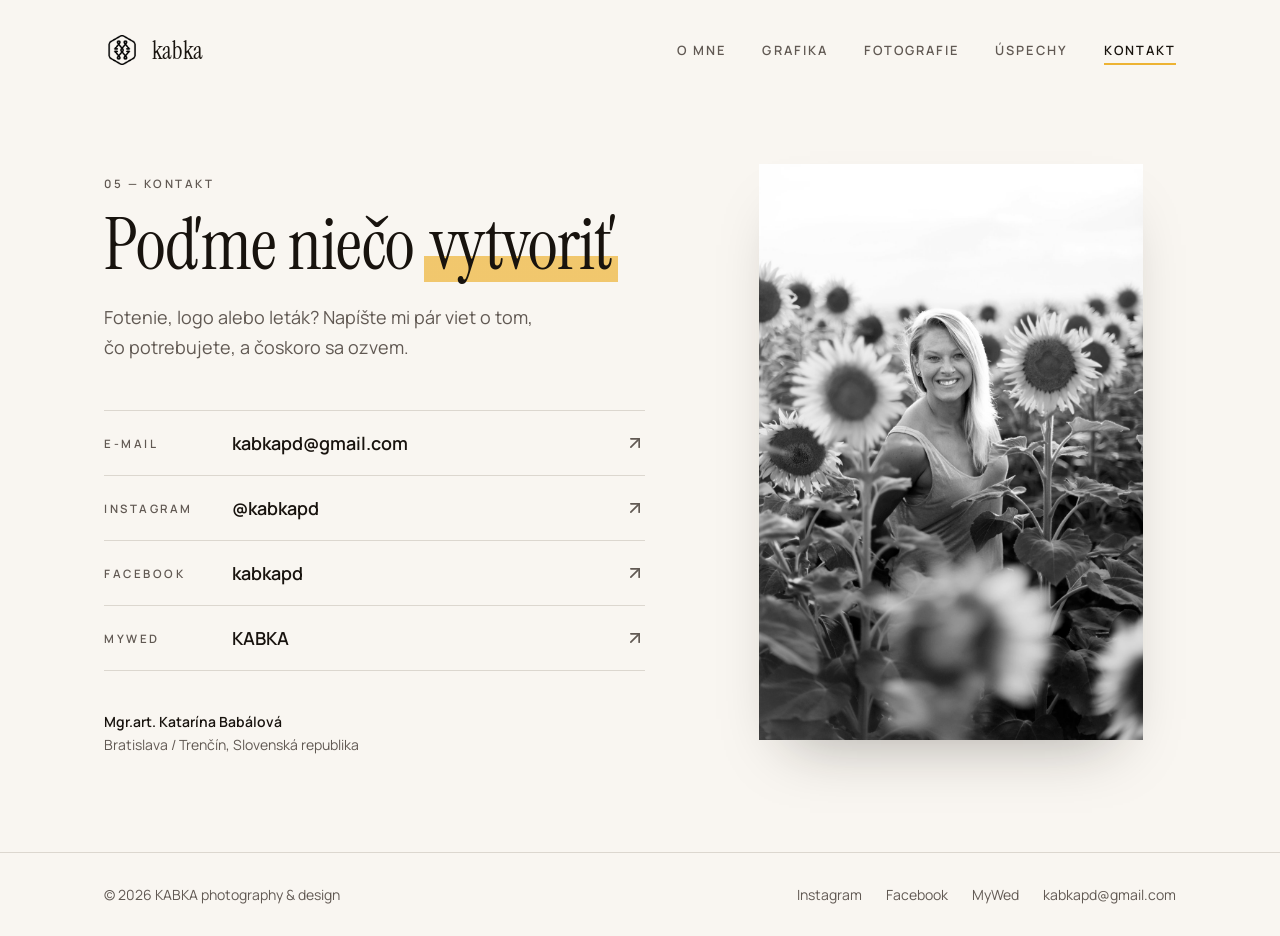
<file: kontakt.html>
<!DOCTYPE html>
<html lang="sk">
<head>
  <meta charset="utf-8">
  <meta name="viewport" content="width=device-width, initial-scale=1">
  <title>Kontakt | KABKA – Katarína Babálová</title>
  <meta name="description" content="Napíšte mi na kabkapd@gmail.com – fotografia a grafický dizajn, Bratislava a Trenčín.">
  <meta property="og:title" content="Kontakt | KABKA">
  <meta property="og:description" content="Fotenie alebo grafika? Napíšte mi – Bratislava a Trenčín.">
  <meta property="og:type" content="website">
  <meta property="og:url" content="https://kabkapd.com/kontakt.html">
  <meta name="twitter:card" content="summary_large_image">
  <link rel="canonical" href="https://kabkapd.com/kontakt.html">
  <link rel="icon" type="image/png" href="/favicon.png">
  <link rel="preconnect" href="https://fonts.googleapis.com">
  <link rel="preconnect" href="https://fonts.gstatic.com" crossorigin>
  <link href="https://fonts.googleapis.com/css2?family=Instrument+Serif:ital@0;1&family=Manrope:wght@400;500;600;700&display=swap" rel="stylesheet">
  <link rel="stylesheet" href="/assets/css/site.css">
</head>
<body>
  <div class="page">
    <header class="wrap">
      <div class="site-header">
        <a class="brand" href="/" aria-label="KABKA – úvod">
          <img src="/assets/img/kabka-logo.png" alt="">
          <span class="word">kabka</span>
        </a>
        <nav class="site-nav">
          <a class="nav-link" href="/niecomne.html">O mne</a>
          <a class="nav-link" href="/grafika.html">Grafika</a>
          <a class="nav-link" href="/fotografie.html">Fotografie</a>
          <a class="nav-link" href="/uspechy.html">Úspechy</a>
          <a class="nav-link" href="/kontakt.html" aria-current="page">Kontakt</a>
        </nav>
      </div>
    </header>

    <main class="wrap">
      <section class="contact">
        <div class="fade-up">
          <p class="eyebrow">05 — Kontakt</p>
          <h1 class="display">Poďme niečo <span class="marker">vytvoriť</span></h1>
          <p class="lead muted" style="margin-top:1.5rem;max-width:28rem">
            Fotenie, logo alebo leták? Napíšte mi pár viet o tom, čo potrebujete, a čoskoro sa ozvem.
          </p>

          <div class="contact-list">
            <a class="contact-row" href="mailto:kabkapd@gmail.com">
              <span class="label eyebrow">E-mail</span>
              <span class="value">kabkapd@gmail.com</span>
              <svg viewBox="0 0 24 24" fill="none" stroke="currentColor" stroke-width="2" stroke-linecap="round" stroke-linejoin="round" aria-hidden="true"><path d="M7 7h10v10"/><path d="M7 17 17 7"/></svg>
            </a>
            <a class="contact-row" href="https://www.instagram.com/kabkapd" target="_blank" rel="noreferrer">
              <span class="label eyebrow">Instagram</span>
              <span class="value">@kabkapd</span>
              <svg viewBox="0 0 24 24" fill="none" stroke="currentColor" stroke-width="2" stroke-linecap="round" stroke-linejoin="round" aria-hidden="true"><path d="M7 7h10v10"/><path d="M7 17 17 7"/></svg>
            </a>
            <a class="contact-row" href="https://www.facebook.com/kabkapd" target="_blank" rel="noreferrer">
              <span class="label eyebrow">Facebook</span>
              <span class="value">kabkapd</span>
              <svg viewBox="0 0 24 24" fill="none" stroke="currentColor" stroke-width="2" stroke-linecap="round" stroke-linejoin="round" aria-hidden="true"><path d="M7 7h10v10"/><path d="M7 17 17 7"/></svg>
            </a>
            <a class="contact-row" href="https://mywed.com/cs/photographer/kabkapd/" target="_blank" rel="noreferrer">
              <span class="label eyebrow">MyWed</span>
              <span class="value">KABKA</span>
              <svg viewBox="0 0 24 24" fill="none" stroke="currentColor" stroke-width="2" stroke-linecap="round" stroke-linejoin="round" aria-hidden="true"><path d="M7 7h10v10"/><path d="M7 17 17 7"/></svg>
            </a>
          </div>

          <div class="sign">
            <p class="name" style="margin:0">Mgr.art. Katarína Babálová</p>
            <p style="margin:0">Bratislava / Trenčín, Slovenská republika</p>
          </div>
        </div>

        <div class="fade-up" style="animation-delay:150ms;max-width:24rem;margin-inline:auto">
          <div class="photo-frame r-2-3">
            <img src="/assets/foto/02-leto-portret-cb.jpg" alt="Čiernobiely portrét ženy v slnečnicovom poli">
          </div>
        </div>
      </section>
    </main>

    <footer class="site-footer">
      <div class="wrap row">
        <p style="margin:0">© 2026 KABKA photography &amp; design</p>
        <div class="links">
          <a href="https://www.instagram.com/kabkapd" target="_blank" rel="noreferrer">Instagram</a>
          <a href="https://www.facebook.com/kabkapd" target="_blank" rel="noreferrer">Facebook</a>
          <a href="https://mywed.com/cs/photographer/kabkapd/" target="_blank" rel="noreferrer">MyWed</a>
          <a href="mailto:kabkapd@gmail.com">kabkapd@gmail.com</a>
        </div>
      </div>
    </footer>
  </div>
</body>
</html>
</file>
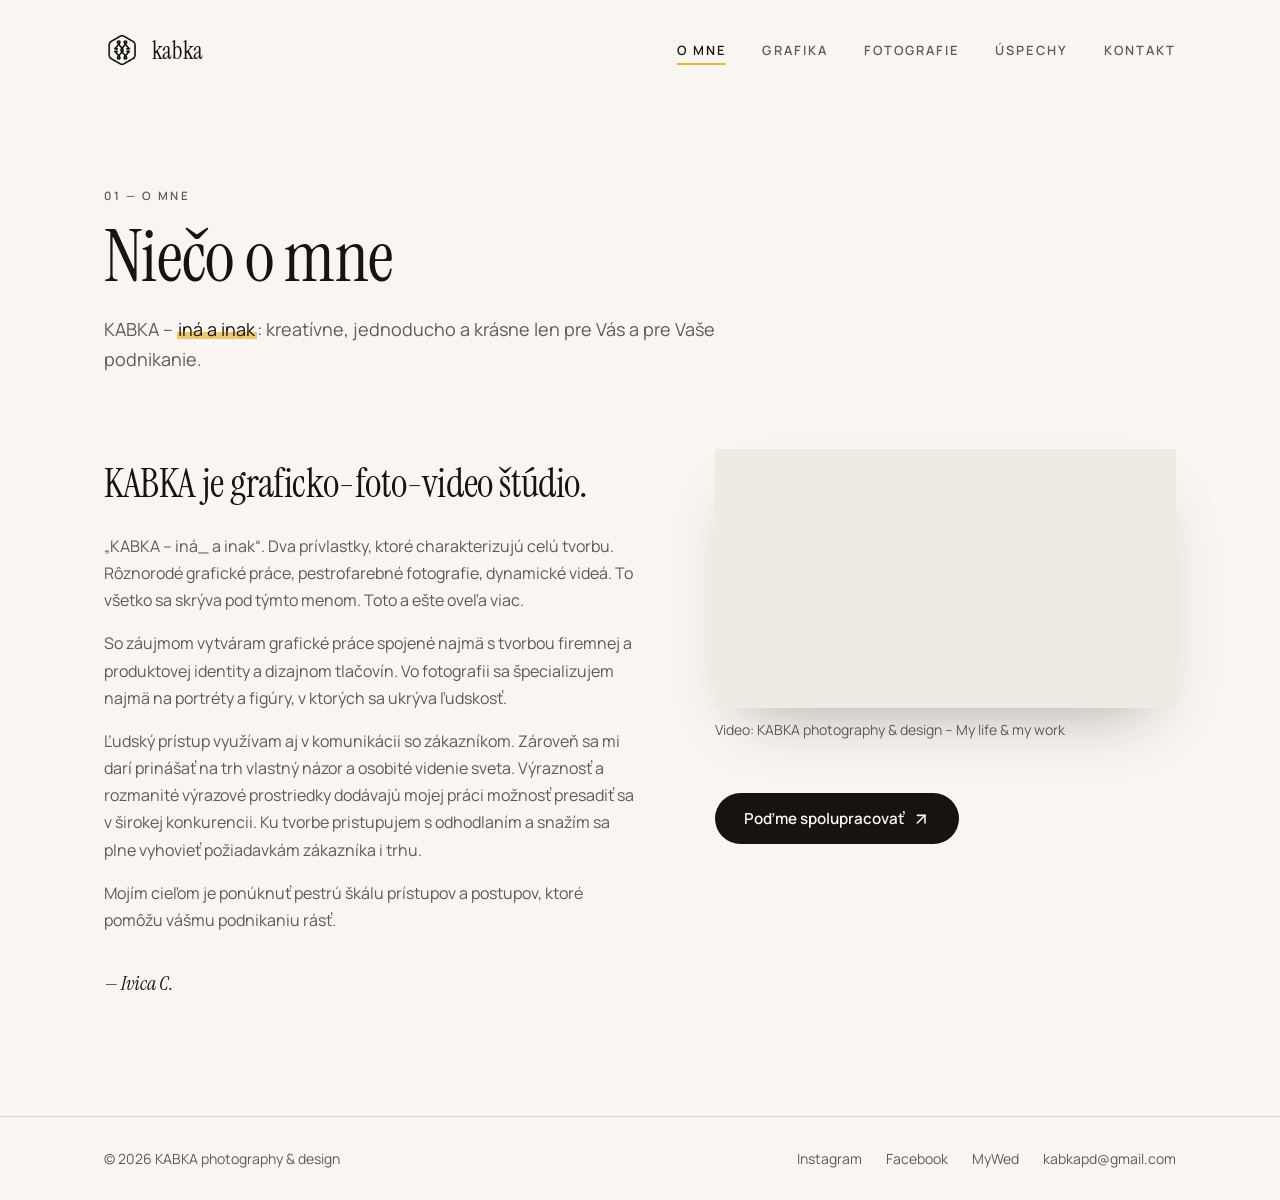
<file: niecomne.html>
<!DOCTYPE html>
<html lang="sk">
<head>
  <meta charset="utf-8">
  <meta name="viewport" content="width=device-width, initial-scale=1">
  <title>Niečo o mne | KABKA – Katarína Babálová</title>
  <meta name="description" content="KABKA je graficko-foto-video štúdio Kataríny Babálovej: firemná a produktová identita, tlačoviny a portrétna fotografia.">
  <meta property="og:title" content="Niečo o mne | KABKA">
  <meta property="og:description" content="KABKA – iná a inak: kreatívne, jednoducho a krásne len pre Vás a pre Vaše podnikanie.">
  <meta property="og:type" content="website">
  <meta property="og:url" content="https://kabkapd.com/niecomne.html">
  <meta name="twitter:card" content="summary_large_image">
  <link rel="canonical" href="https://kabkapd.com/niecomne.html">
  <link rel="icon" type="image/png" href="/favicon.png">
  <link rel="preconnect" href="https://fonts.googleapis.com">
  <link rel="preconnect" href="https://fonts.gstatic.com" crossorigin>
  <link href="https://fonts.googleapis.com/css2?family=Instrument+Serif:ital@0;1&family=Manrope:wght@400;500;600;700&display=swap" rel="stylesheet">
  <link rel="stylesheet" href="/assets/css/site.css">
</head>
<body>
  <div class="page">
    <header class="wrap">
      <div class="site-header">
        <a class="brand" href="/" aria-label="KABKA – úvod">
          <img src="/assets/img/kabka-logo.png" alt="">
          <span class="word">kabka</span>
        </a>
        <nav class="site-nav">
          <a class="nav-link" href="/niecomne.html" aria-current="page">O mne</a>
          <a class="nav-link" href="/grafika.html">Grafika</a>
          <a class="nav-link" href="/fotografie.html">Fotografie</a>
          <a class="nav-link" href="/uspechy.html">Úspechy</a>
          <a class="nav-link" href="/kontakt.html">Kontakt</a>
        </nav>
      </div>
    </header>

    <main class="wrap">
      <header class="page-head fade-up">
        <p class="eyebrow">01 — O mne</p>
        <h1 class="display">Niečo o mne</h1>
        <p class="lead muted">
          KABKA – <span class="marker" style="color:var(--ink)">iná a inak</span>: kreatívne, jednoducho a krásne len pre Vás a pre Vaše podnikanie.
        </p>
      </header>

      <section class="about">
        <div class="about-text fade-up">
          <p class="about-intro display">KABKA je graficko-foto-video štúdio.</p>
          <p>„KABKA – iná_ a inak“. Dva prívlastky, ktoré charakterizujú celú tvorbu. Rôznorodé grafické práce, pestrofarebné fotografie, dynamické videá. To všetko sa skrýva pod týmto menom. Toto a ešte oveľa viac.</p>
          <p>So záujmom vytváram grafické práce spojené najmä s tvorbou firemnej a produktovej identity a dizajnom tlačovín. Vo fotografii sa špecializujem najmä na portréty a figúry, v ktorých sa ukrýva ľudskosť.</p>
          <p>Ľudský prístup využívam aj v komunikácii so zákazníkom. Zároveň sa mi darí prinášať na trh vlastný názor a osobité videnie sveta. Výraznosť a rozmanité výrazové prostriedky dodávajú mojej práci možnosť presadiť sa v širokej konkurencii. Ku tvorbe pristupujem s odhodlaním a snažím sa plne vyhovieť požiadavkám zákazníka i trhu.</p>
          <p>Mojím cieľom je ponúknuť pestrú škálu prístupov a postupov, ktoré pomôžu vášmu podnikaniu rásť.</p>
          <p class="about-sign">— Ivica C.</p>
        </div>
        <div class="about-video fade-up" style="animation-delay:150ms">
          <div class="photo-frame frame">
            <iframe src="https://player.vimeo.com/video/108107692?dnt=1" title="KABKA photography &amp; design – My life &amp; my work" loading="lazy" allow="autoplay; fullscreen; picture-in-picture" allowfullscreen></iframe>
          </div>
          <p class="caption">Video: KABKA photography &amp; design – My life &amp; my work</p>
          <a class="btn btn-dark" href="/kontakt.html">Poďme spolupracovať <svg viewBox="0 0 24 24" fill="none" stroke="currentColor" stroke-width="2" stroke-linecap="round" stroke-linejoin="round" aria-hidden="true"><path d="M7 7h10v10"/><path d="M7 17 17 7"/></svg></a>
        </div>
      </section>
    </main>

    <footer class="site-footer">
      <div class="wrap row">
        <p style="margin:0">© 2026 KABKA photography &amp; design</p>
        <div class="links">
          <a href="https://www.instagram.com/kabkapd" target="_blank" rel="noreferrer">Instagram</a>
          <a href="https://www.facebook.com/kabkapd" target="_blank" rel="noreferrer">Facebook</a>
          <a href="https://mywed.com/cs/photographer/kabkapd/" target="_blank" rel="noreferrer">MyWed</a>
          <a href="mailto:kabkapd@gmail.com">kabkapd@gmail.com</a>
        </div>
      </div>
    </footer>
  </div>
</body>
</html>
</file>
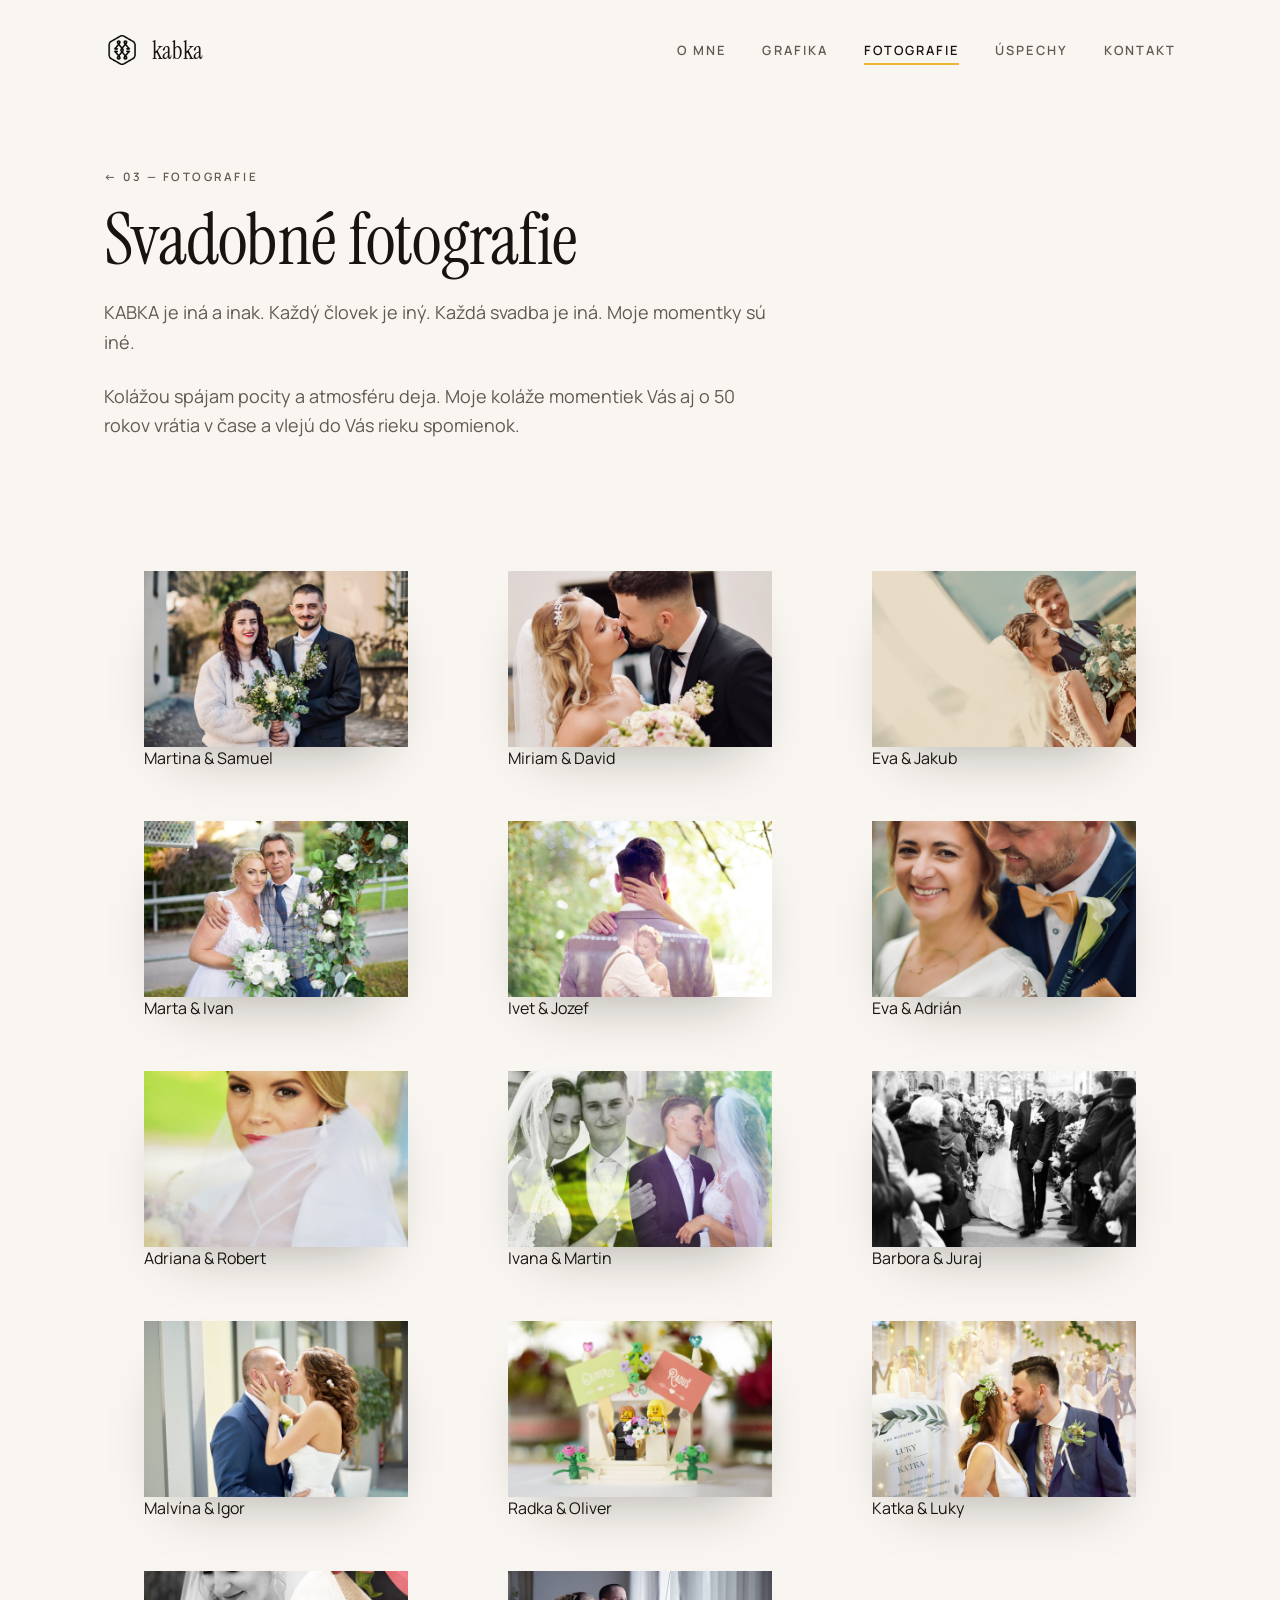
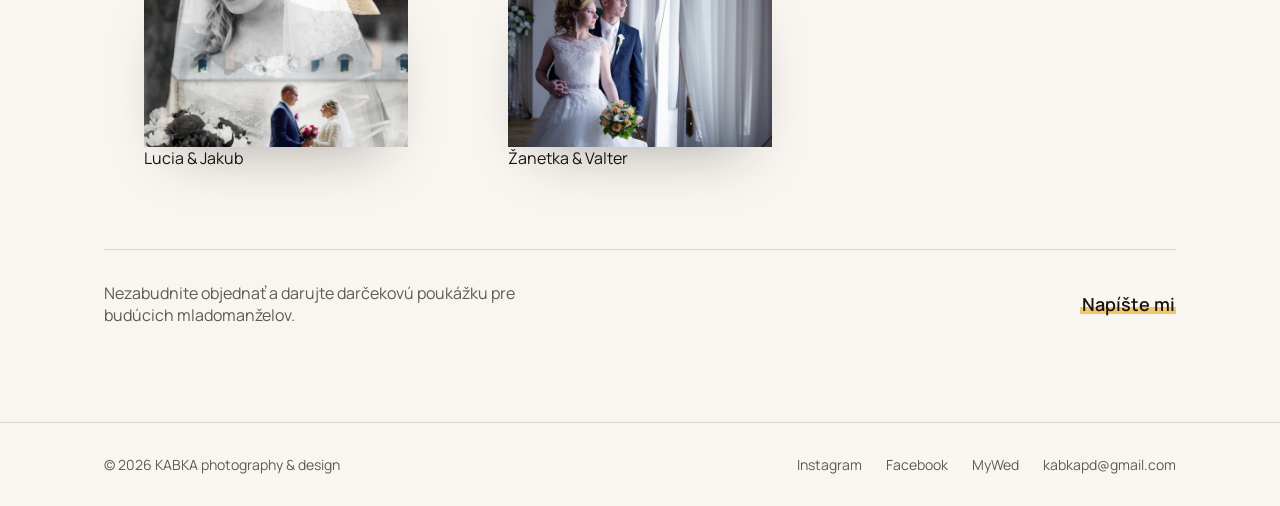
<file: svadobne.html>
<!DOCTYPE html>
<html lang="sk">
<head>
  <meta charset="utf-8">
  <meta name="viewport" content="width=device-width, initial-scale=1">
  <title>Svadobné fotografie | KABKA</title>
  <meta name="description" content="Svadobné fotografie a koláže momentiek od KABKA – každá svadba je iná. 14 svadieb, ktoré som fotila.">
  <meta property="og:title" content="Svadobné fotografie | KABKA">
  <meta property="og:description" content="Každý človek je iný. Každá svadba je iná. Moje momentky sú iné.">
  <meta property="og:type" content="website">
  <meta property="og:url" content="https://kabkapd.com/svadobne.html">
  <meta name="twitter:card" content="summary_large_image">
  <link rel="canonical" href="https://kabkapd.com/svadobne.html">
  <link rel="icon" type="image/png" href="/favicon.png">
  <link rel="preconnect" href="https://fonts.googleapis.com">
  <link rel="preconnect" href="https://fonts.gstatic.com" crossorigin>
  <link href="https://fonts.googleapis.com/css2?family=Instrument+Serif:ital@0;1&family=Manrope:wght@400;500;600;700&display=swap" rel="stylesheet">
  <link rel="stylesheet" href="/assets/css/site.css">
</head>
<body>
  <div class="page">
    <header class="wrap">
      <div class="site-header">
        <a class="brand" href="/" aria-label="KABKA – úvod">
          <img src="/assets/img/kabka-logo.png" alt="">
          <span class="word">kabka</span>
        </a>
        <nav class="site-nav">
          <a class="nav-link" href="/niecomne.html">O mne</a>
          <a class="nav-link" href="/grafika.html">Grafika</a>
          <a class="nav-link" href="/fotografie.html" aria-current="page">Fotografie</a>
          <a class="nav-link" href="/uspechy.html">Úspechy</a>
          <a class="nav-link" href="/kontakt.html">Kontakt</a>
        </nav>
      </div>
    </header>

    <main class="wrap">
      <header class="page-head fade-up">
        <a class="eyebrow back-link" href="/fotografie.html">← 03 — Fotografie</a>
        <h1 class="display">Svadobné fotografie</h1>
        <p class="lead muted">KABKA je iná a inak. Každý človek je iný. Každá svadba je iná. Moje momentky sú iné.</p>
        <p class="lead muted">Kolážou spájam pocity a atmosféru deja. Moje koláže momentiek Vás aj o 50 rokov vrátia v čase a vlejú do Vás rieku spomienok.</p>
      </header>

      <div class="project-grid cols-3 fade-up">
          <figure class="work">
            <a class="photo-frame r-3-2" href="/assets/svadby/svadba-01.jpg" target="_blank" rel="noreferrer"><img src="/assets/svadby/svadba-01.jpg" alt="Svadobná fotografia – Martina &amp; Samuel" loading="lazy"></a>
            <figcaption><span class="work-title">Martina &amp; Samuel</span></figcaption>
          </figure>
          <figure class="work">
            <a class="photo-frame r-3-2" href="/assets/svadby/svadba-02.jpg" target="_blank" rel="noreferrer"><img src="/assets/svadby/svadba-02.jpg" alt="Svadobná fotografia – Miriam &amp; David" loading="lazy"></a>
            <figcaption><span class="work-title">Miriam &amp; David</span></figcaption>
          </figure>
          <figure class="work">
            <a class="photo-frame r-3-2" href="/assets/svadby/svadba-03.jpg" target="_blank" rel="noreferrer"><img src="/assets/svadby/svadba-03.jpg" alt="Svadobná fotografia – Eva &amp; Jakub" loading="lazy"></a>
            <figcaption><span class="work-title">Eva &amp; Jakub</span></figcaption>
          </figure>
          <figure class="work">
            <a class="photo-frame r-3-2" href="/assets/svadby/svadba-04.jpg" target="_blank" rel="noreferrer"><img src="/assets/svadby/svadba-04.jpg" alt="Svadobná fotografia – Marta &amp; Ivan" loading="lazy"></a>
            <figcaption><span class="work-title">Marta &amp; Ivan</span></figcaption>
          </figure>
          <figure class="work">
            <a class="photo-frame r-3-2" href="/assets/svadby/svadba-05.jpg" target="_blank" rel="noreferrer"><img src="/assets/svadby/svadba-05.jpg" alt="Svadobná fotografia – Ivet &amp; Jozef" loading="lazy"></a>
            <figcaption><span class="work-title">Ivet &amp; Jozef</span></figcaption>
          </figure>
          <figure class="work">
            <a class="photo-frame r-3-2" href="/assets/svadby/svadba-06.jpg" target="_blank" rel="noreferrer"><img src="/assets/svadby/svadba-06.jpg" alt="Svadobná fotografia – Eva &amp; Adrián" loading="lazy"></a>
            <figcaption><span class="work-title">Eva &amp; Adrián</span></figcaption>
          </figure>
          <figure class="work">
            <a class="photo-frame r-3-2" href="/assets/svadby/svadba-07.jpg" target="_blank" rel="noreferrer"><img src="/assets/svadby/svadba-07.jpg" alt="Svadobná fotografia – Adriana &amp; Robert" loading="lazy"></a>
            <figcaption><span class="work-title">Adriana &amp; Robert</span></figcaption>
          </figure>
          <figure class="work">
            <a class="photo-frame r-3-2" href="/assets/svadby/svadba-08.jpg" target="_blank" rel="noreferrer"><img src="/assets/svadby/svadba-08.jpg" alt="Svadobná fotografia – Ivana &amp; Martin" loading="lazy"></a>
            <figcaption><span class="work-title">Ivana &amp; Martin</span></figcaption>
          </figure>
          <figure class="work">
            <a class="photo-frame r-3-2" href="/assets/svadby/svadba-09.jpg" target="_blank" rel="noreferrer"><img src="/assets/svadby/svadba-09.jpg" alt="Svadobná fotografia – Barbora &amp; Juraj" loading="lazy"></a>
            <figcaption><span class="work-title">Barbora &amp; Juraj</span></figcaption>
          </figure>
          <figure class="work">
            <a class="photo-frame r-3-2" href="/assets/svadby/svadba-10.jpg" target="_blank" rel="noreferrer"><img src="/assets/svadby/svadba-10.jpg" alt="Svadobná fotografia – Malvína &amp; Igor" loading="lazy"></a>
            <figcaption><span class="work-title">Malvína &amp; Igor</span></figcaption>
          </figure>
          <figure class="work">
            <a class="photo-frame r-3-2" href="/assets/svadby/svadba-11.jpg" target="_blank" rel="noreferrer"><img src="/assets/svadby/svadba-11.jpg" alt="Svadobná fotografia – Radka &amp; Oliver" loading="lazy"></a>
            <figcaption><span class="work-title">Radka &amp; Oliver</span></figcaption>
          </figure>
          <figure class="work">
            <a class="photo-frame r-3-2" href="/assets/svadby/svadba-12.jpg" target="_blank" rel="noreferrer"><img src="/assets/svadby/svadba-12.jpg" alt="Svadobná fotografia – Katka &amp; Luky" loading="lazy"></a>
            <figcaption><span class="work-title">Katka &amp; Luky</span></figcaption>
          </figure>
          <figure class="work">
            <a class="photo-frame r-3-2" href="/assets/svadby/svadba-13.jpg" target="_blank" rel="noreferrer"><img src="/assets/svadby/svadba-13.jpg" alt="Svadobná fotografia – Lucia &amp; Jakub" loading="lazy"></a>
            <figcaption><span class="work-title">Lucia &amp; Jakub</span></figcaption>
          </figure>
          <figure class="work">
            <a class="photo-frame r-3-2" href="/assets/svadby/svadba-14.jpg" target="_blank" rel="noreferrer"><img src="/assets/svadby/svadba-14.jpg" alt="Svadobná fotografia – Žanetka &amp; Valter" loading="lazy"></a>
            <figcaption><span class="work-title">Žanetka &amp; Valter</span></figcaption>
          </figure>
      </div>

      <div class="ig-note">
        <p>Nezabudnite objednať a darujte darčekovú poukážku pre budúcich mladomanželov.</p>
        <a class="handle-link" href="/kontakt.html"><span class="marker">Napíšte mi</span></a>
      </div>
    </main>

    <footer class="site-footer">
      <div class="wrap row">
        <p style="margin:0">© 2026 KABKA photography &amp; design</p>
        <div class="links">
          <a href="https://www.instagram.com/kabkapd" target="_blank" rel="noreferrer">Instagram</a>
          <a href="https://www.facebook.com/kabkapd" target="_blank" rel="noreferrer">Facebook</a>
          <a href="https://mywed.com/cs/photographer/kabkapd/" target="_blank" rel="noreferrer">MyWed</a>
          <a href="mailto:kabkapd@gmail.com">kabkapd@gmail.com</a>
        </div>
      </div>
    </footer>
  </div>
</body>
</html>
</file>
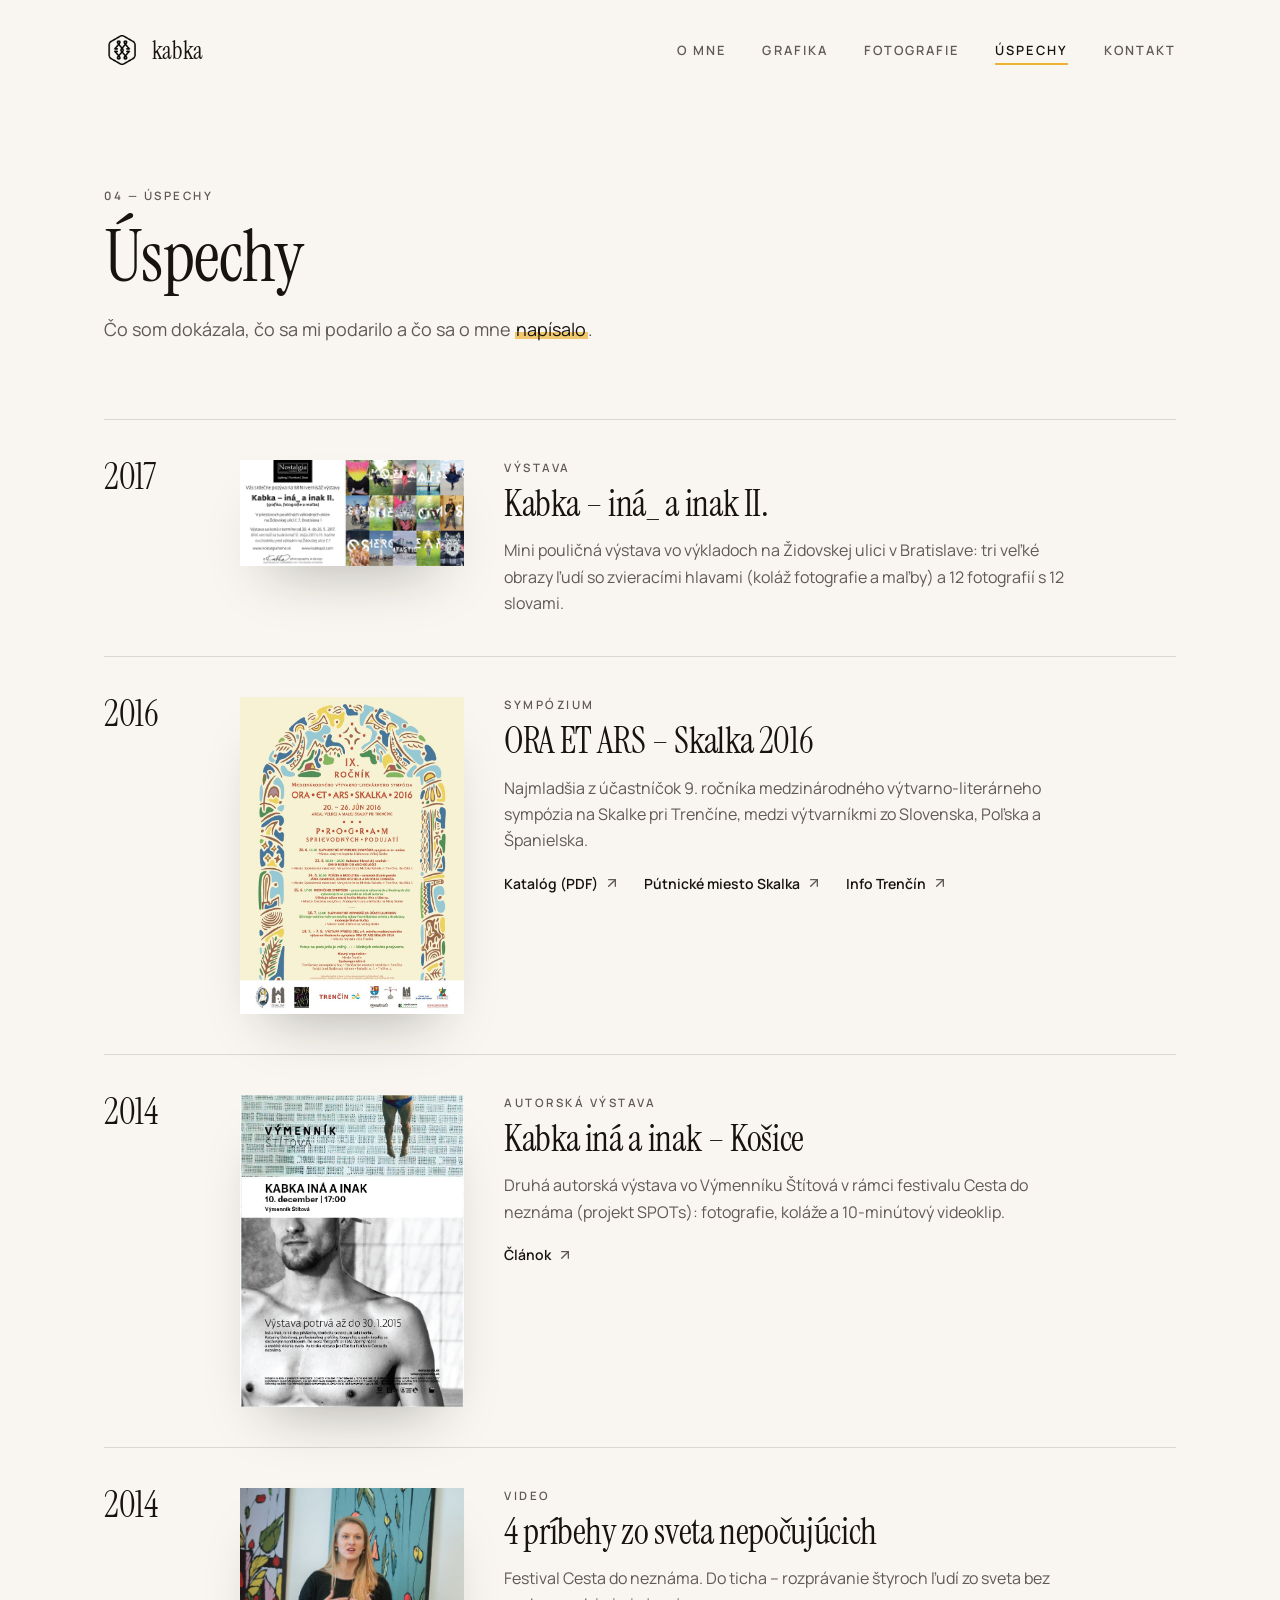
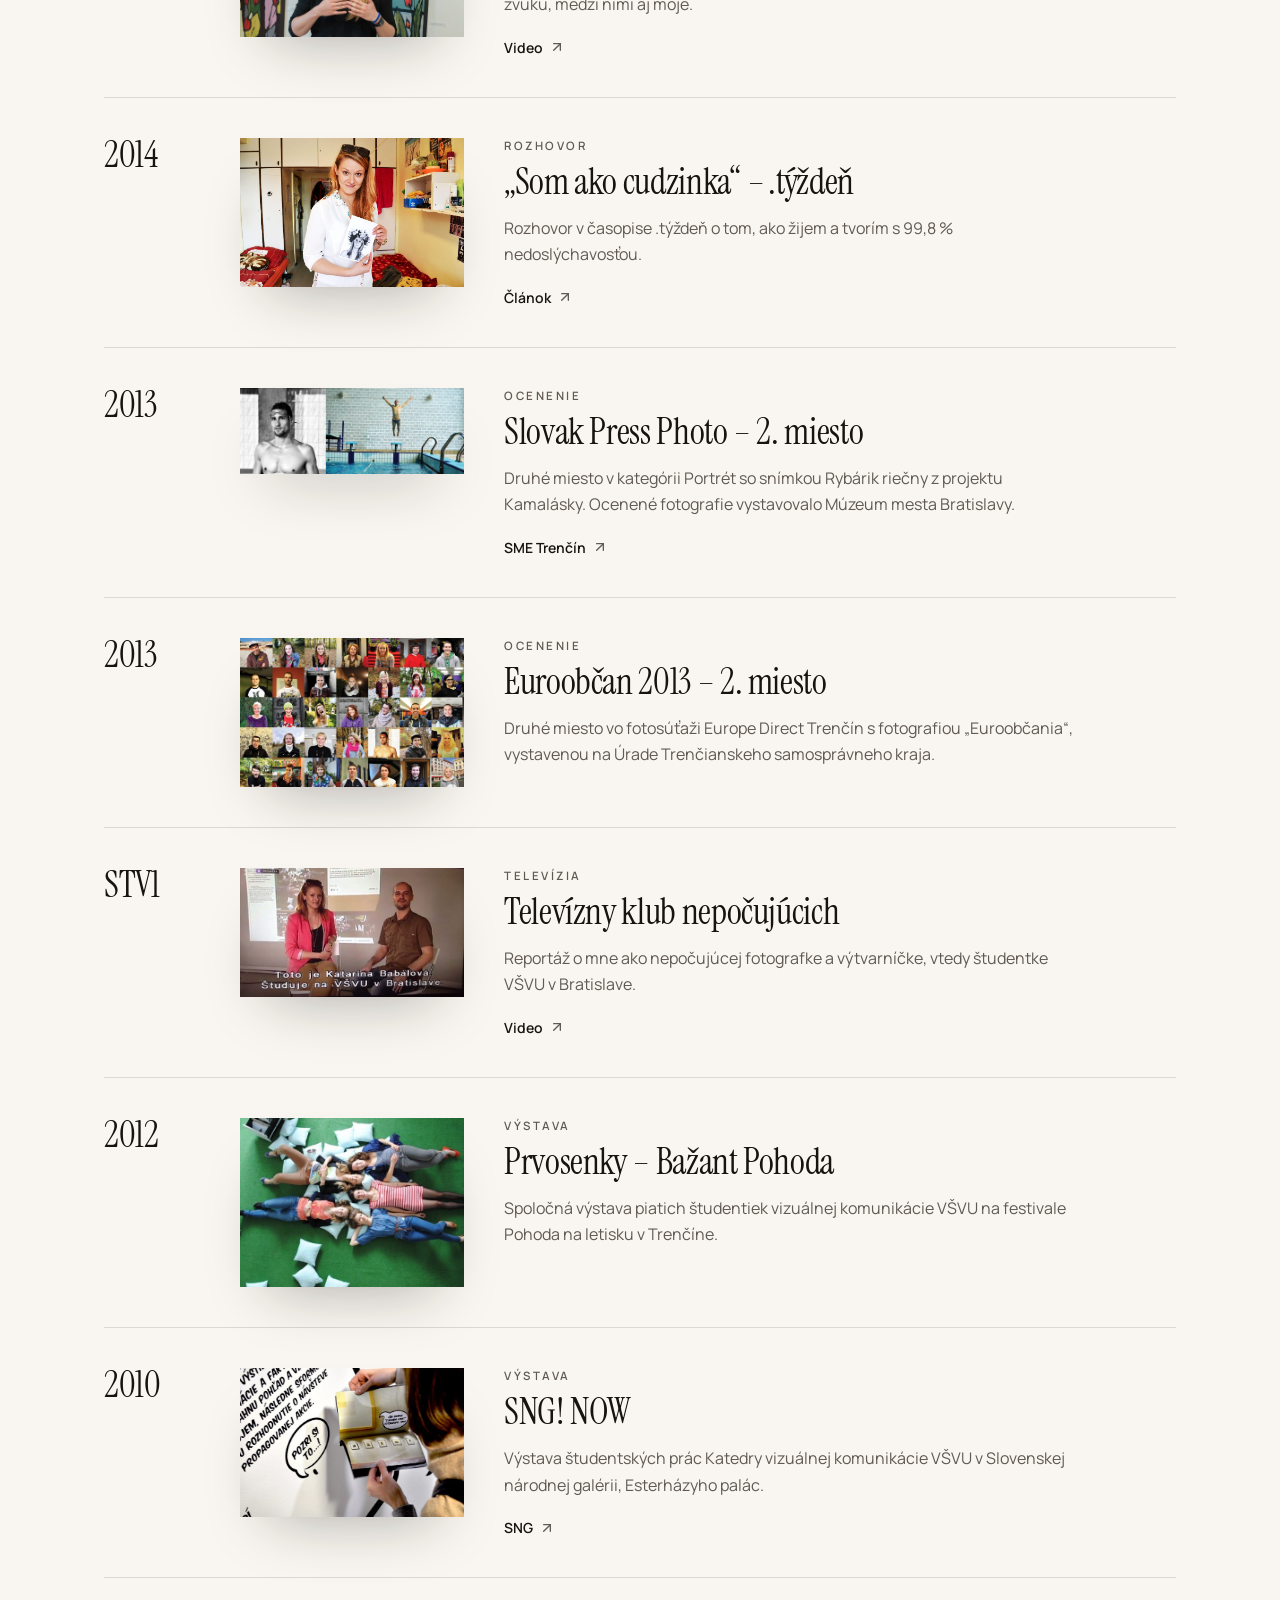
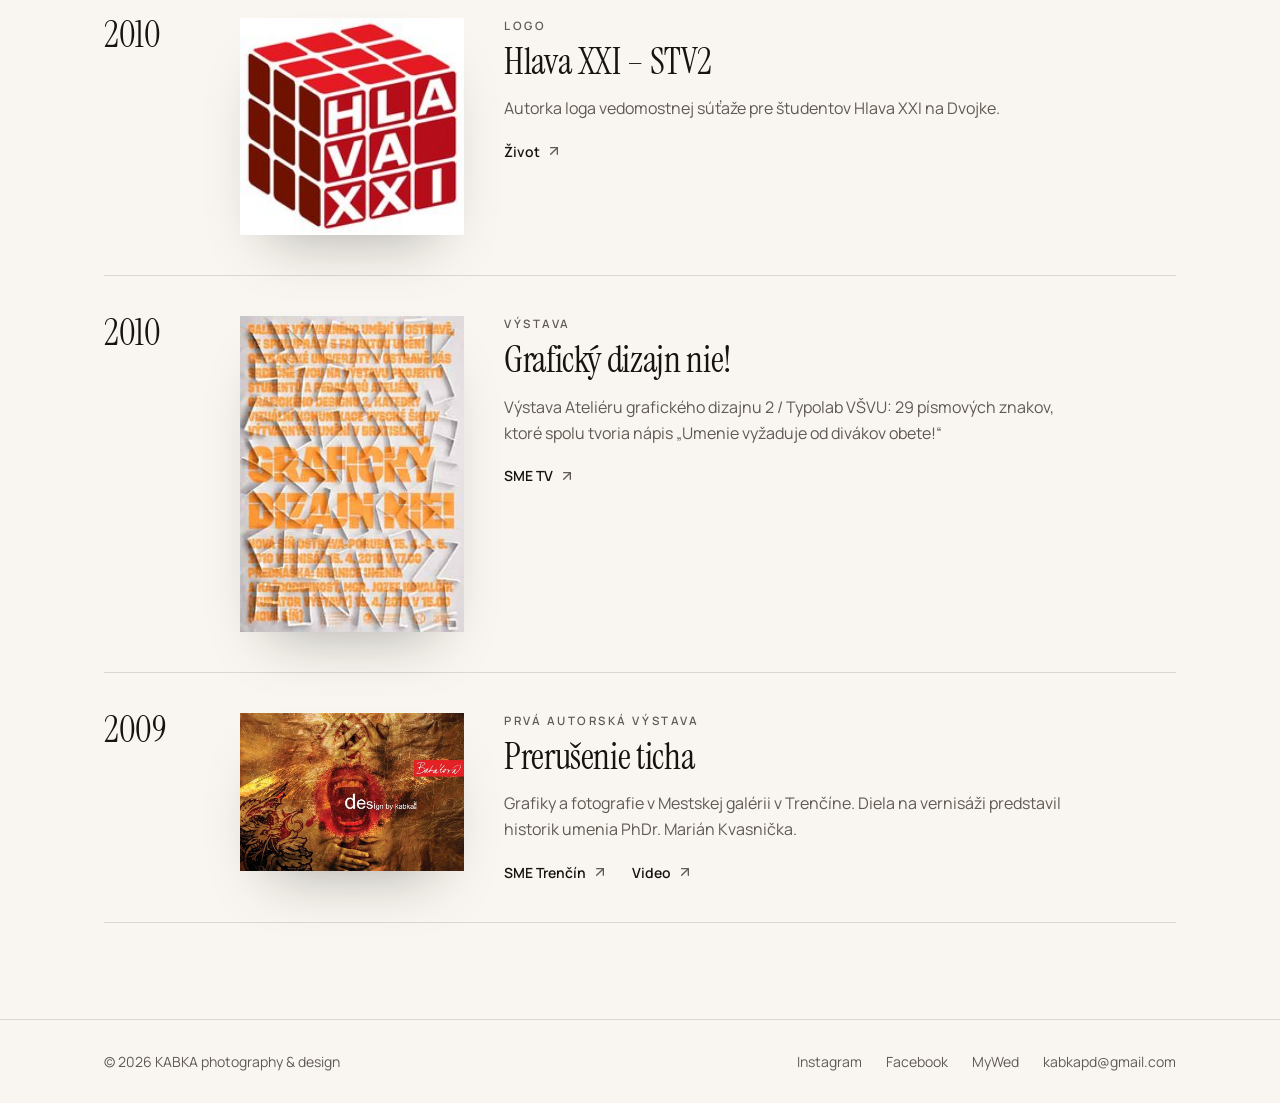
<file: uspechy.html>
<!DOCTYPE html>
<html lang="sk">
<head>
  <meta charset="utf-8">
  <meta name="viewport" content="width=device-width, initial-scale=1">
  <title>Úspechy – výstavy, ocenenia a médiá | KABKA</title>
  <meta name="description" content="Úspechy Kataríny Babálovej (KABKA): 2. miesto Slovak Press Photo 2013, autorské výstavy, sympózium ORA ET ARS a články v médiách.">
  <meta property="og:title" content="Úspechy | KABKA">
  <meta property="og:description" content="Čo som dokázala, čo sa mi podarilo a čo sa o mne napísalo – výstavy, ocenenia a médiá.">
  <meta property="og:type" content="website">
  <meta property="og:url" content="https://kabkapd.com/uspechy.html">
  <meta name="twitter:card" content="summary_large_image">
  <link rel="canonical" href="https://kabkapd.com/uspechy.html">
  <link rel="icon" type="image/png" href="/favicon.png">
  <link rel="preconnect" href="https://fonts.googleapis.com">
  <link rel="preconnect" href="https://fonts.gstatic.com" crossorigin>
  <link href="https://fonts.googleapis.com/css2?family=Instrument+Serif:ital@0;1&family=Manrope:wght@400;500;600;700&display=swap" rel="stylesheet">
  <link rel="stylesheet" href="/assets/css/site.css">
</head>
<body>
  <div class="page">
    <header class="wrap">
      <div class="site-header">
        <a class="brand" href="/" aria-label="KABKA – úvod">
          <img src="/assets/img/kabka-logo.png" alt="">
          <span class="word">kabka</span>
        </a>
        <nav class="site-nav">
          <a class="nav-link" href="/niecomne.html">O mne</a>
          <a class="nav-link" href="/grafika.html">Grafika</a>
          <a class="nav-link" href="/fotografie.html">Fotografie</a>
          <a class="nav-link" href="/uspechy.html" aria-current="page">Úspechy</a>
          <a class="nav-link" href="/kontakt.html">Kontakt</a>
        </nav>
      </div>
    </header>

    <main class="wrap">
      <header class="page-head fade-up">
        <p class="eyebrow">04 — Úspechy</p>
        <h1 class="display">Úspechy</h1>
        <p class="lead muted">
          Čo som dokázala, čo sa mi podarilo a čo sa o mne <span class="marker" style="color:var(--ink)">napísalo</span>.
        </p>
      </header>

      <ol class="ach-list">
        <li class="ach" style="animation-delay:0ms">
          <p class="ach-year display">2017</p>
          <div class="photo-frame ach-img"><img src="/assets/uspechy/02-poulicna-vystava.jpg" alt="Pozvánka na pouličnú výstavu Kabka – iná a inak II." loading="lazy"></div>
          <div>
            <p class="eyebrow"><span class="ach-year-inline">2017 · </span>Výstava</p>
            <h2 class="display">Kabka – iná_ a inak II.</h2>
            <p class="muted">Mini pouličná výstava vo výkladoch na Židovskej ulici v Bratislave: tri veľké obrazy ľudí so zvieracími hlavami (koláž fotografie a maľby) a 12 fotografií s 12 slovami.</p>
          </div>
        </li>
        <li class="ach" style="animation-delay:60ms">
          <p class="ach-year display">2016</p>
          <div class="photo-frame ach-img"><img src="/assets/uspechy/01-ora-et-ars-skalka-2016.jpg" alt="Plagát sympózia ORA ET ARS – Skalka 2016" loading="lazy"></div>
          <div>
            <p class="eyebrow"><span class="ach-year-inline">2016 · </span>Sympózium</p>
            <h2 class="display">ORA ET ARS – Skalka 2016</h2>
            <p class="muted">Najmladšia z účastníčok 9. ročníka medzinárodného výtvarno-literárneho sympózia na Skalke pri Trenčíne, medzi výtvarníkmi zo Slovenska, Poľska a Španielska.</p>
            <div class="ach-links">
              <a href="http://www.visittrencin.sk/sites/default/files/katalog-ora-et-ars-skalka-2016.pdf" target="_blank" rel="noreferrer">Katalóg (PDF) <svg viewBox="0 0 24 24" fill="none" stroke="currentColor" stroke-width="2" stroke-linecap="round" stroke-linejoin="round" aria-hidden="true"><path d="M7 7h10v10"/><path d="M7 17 17 7"/></svg></a>
              <a href="http://putnickemiestoskalka.sk/medzinarodne-vytvarno-literarne-sympozium-ora-et-ars-skalka-2016/" target="_blank" rel="noreferrer">Pútnické miesto Skalka <svg viewBox="0 0 24 24" fill="none" stroke="currentColor" stroke-width="2" stroke-linecap="round" stroke-linejoin="round" aria-hidden="true"><path d="M7 7h10v10"/><path d="M7 17 17 7"/></svg></a>
              <a href="https://trencin.sk/aktuality/na-skalku-pridu-opat-umelci/" target="_blank" rel="noreferrer">Info Trenčín <svg viewBox="0 0 24 24" fill="none" stroke="currentColor" stroke-width="2" stroke-linecap="round" stroke-linejoin="round" aria-hidden="true"><path d="M7 7h10v10"/><path d="M7 17 17 7"/></svg></a>
            </div>
          </div>
        </li>
        <li class="ach" style="animation-delay:120ms">
          <p class="ach-year display">2014</p>
          <div class="photo-frame ach-img"><img src="/assets/uspechy/03-vystava-kosice.jpg" alt="Plagát výstavy Kabka iná a inak vo Výmenníku Štítová" loading="lazy"></div>
          <div>
            <p class="eyebrow"><span class="ach-year-inline">2014 · </span>Autorská výstava</p>
            <h2 class="display">Kabka iná a inak – Košice</h2>
            <p class="muted">Druhá autorská výstava vo Výmenníku Štítová v rámci festivalu Cesta do neznáma (projekt SPOTs): fotografie, koláže a 10-minútový videoklip.</p>
            <div class="ach-links">
              <a href="http://www.vymenniky.sk/sk/stitova/clanky/mlada-fotografka-svojim-talentom-zaujala/" target="_blank" rel="noreferrer">Článok <svg viewBox="0 0 24 24" fill="none" stroke="currentColor" stroke-width="2" stroke-linecap="round" stroke-linejoin="round" aria-hidden="true"><path d="M7 7h10v10"/><path d="M7 17 17 7"/></svg></a>
            </div>
          </div>
        </li>
        <li class="ach" style="animation-delay:180ms">
          <p class="ach-year display">2014</p>
          <div class="photo-frame ach-img"><img src="/assets/uspechy/04-pribehy-nepocujucich.jpg" alt="Katarína Babálová rozpráva vo videu SPOTs" loading="lazy"></div>
          <div>
            <p class="eyebrow"><span class="ach-year-inline">2014 · </span>Video</p>
            <h2 class="display">4 príbehy zo sveta nepočujúcich</h2>
            <p class="muted">Festival Cesta do neznáma. Do ticha – rozprávanie štyroch ľudí zo sveta bez zvuku, medzi nimi aj moje.</p>
            <div class="ach-links">
              <a href="https://youtu.be/IW8LQf45WCk" target="_blank" rel="noreferrer">Video <svg viewBox="0 0 24 24" fill="none" stroke="currentColor" stroke-width="2" stroke-linecap="round" stroke-linejoin="round" aria-hidden="true"><path d="M7 7h10v10"/><path d="M7 17 17 7"/></svg></a>
            </div>
          </div>
        </li>
        <li class="ach" style="animation-delay:240ms">
          <p class="ach-year display">2014</p>
          <div class="photo-frame ach-img"><img src="/assets/uspechy/05-tyzden-som-ako-cudzinka.jpg" alt="Katarína Babálová s fotografiou v ruke" loading="lazy"></div>
          <div>
            <p class="eyebrow"><span class="ach-year-inline">2014 · </span>Rozhovor</p>
            <h2 class="display">„Som ako cudzinka“ – .týždeň</h2>
            <p class="muted">Rozhovor v časopise .týždeň o tom, ako žijem a tvorím s 99,8 % nedoslýchavosťou.</p>
            <div class="ach-links">
              <a href="http://www.tyzden.sk/casopis/15734/som-ako-cudzinka/" target="_blank" rel="noreferrer">Článok <svg viewBox="0 0 24 24" fill="none" stroke="currentColor" stroke-width="2" stroke-linecap="round" stroke-linejoin="round" aria-hidden="true"><path d="M7 7h10v10"/><path d="M7 17 17 7"/></svg></a>
            </div>
          </div>
        </li>
        <li class="ach" style="animation-delay:300ms">
          <p class="ach-year display">2013</p>
          <div class="photo-frame ach-img"><img src="/assets/uspechy/06-slovak-press-photo.jpg" alt="Ocenená fotografia Rybárik riečny" loading="lazy"></div>
          <div>
            <p class="eyebrow"><span class="ach-year-inline">2013 · </span>Ocenenie</p>
            <h2 class="display">Slovak Press Photo – 2. miesto</h2>
            <p class="muted">Druhé miesto v kategórii Portrét so snímkou Rybárik riečny z projektu Kamalásky. Ocenené fotografie vystavovalo Múzeum mesta Bratislavy.</p>
            <div class="ach-links">
              <a href="https://mytrencin.sme.sk/c/6984734/na-prestiznej-sutazi-slovak-press-photo-sa-presadila-aj-studentka-katarina-babalova-z-trencina.html" target="_blank" rel="noreferrer">SME Trenčín <svg viewBox="0 0 24 24" fill="none" stroke="currentColor" stroke-width="2" stroke-linecap="round" stroke-linejoin="round" aria-hidden="true"><path d="M7 7h10v10"/><path d="M7 17 17 7"/></svg></a>
            </div>
          </div>
        </li>
        <li class="ach" style="animation-delay:360ms">
          <p class="ach-year display">2013</p>
          <div class="photo-frame ach-img"><img src="/assets/uspechy/07-euroobcan-2013.jpg" alt="Koláž portrétov – fotografia Euroobčania" loading="lazy"></div>
          <div>
            <p class="eyebrow"><span class="ach-year-inline">2013 · </span>Ocenenie</p>
            <h2 class="display">Euroobčan 2013 – 2. miesto</h2>
            <p class="muted">Druhé miesto vo fotosúťaži Europe Direct Trenčín s fotografiou „Euroobčania“, vystavenou na Úrade Trenčianskeho samosprávneho kraja.</p>
          </div>
        </li>
        <li class="ach" style="animation-delay:360ms">
          <p class="ach-year display">STV1</p>
          <div class="photo-frame ach-img"><img src="/assets/uspechy/08-stv-klub-nepocujucich.jpg" alt="Záber z relácie Televízny klub nepočujúcich" loading="lazy"></div>
          <div>
            <p class="eyebrow"><span class="ach-year-inline">STV1 · </span>Televízia</p>
            <h2 class="display">Televízny klub nepočujúcich</h2>
            <p class="muted">Reportáž o mne ako nepočujúcej fotografke a výtvarníčke, vtedy študentke VŠVU v Bratislave.</p>
            <div class="ach-links">
              <a href="https://youtu.be/sXPgTWbPIxI" target="_blank" rel="noreferrer">Video <svg viewBox="0 0 24 24" fill="none" stroke="currentColor" stroke-width="2" stroke-linecap="round" stroke-linejoin="round" aria-hidden="true"><path d="M7 7h10v10"/><path d="M7 17 17 7"/></svg></a>
            </div>
          </div>
        </li>
        <li class="ach" style="animation-delay:360ms">
          <p class="ach-year display">2012</p>
          <div class="photo-frame ach-img"><img src="/assets/uspechy/09-prvosenky-pohoda.jpg" alt="Päť študentiek leží na tráve medzi vankúšmi" loading="lazy"></div>
          <div>
            <p class="eyebrow"><span class="ach-year-inline">2012 · </span>Výstava</p>
            <h2 class="display">Prvosenky – Bažant Pohoda</h2>
            <p class="muted">Spoločná výstava piatich študentiek vizuálnej komunikácie VŠVU na festivale Pohoda na letisku v Trenčíne.</p>
          </div>
        </li>
        <li class="ach" style="animation-delay:360ms">
          <p class="ach-year display">2010</p>
          <div class="photo-frame ach-img"><img src="/assets/uspechy/11-sng-now.jpg" alt="Študentská práca na výstave SNG! NOW" loading="lazy"></div>
          <div>
            <p class="eyebrow"><span class="ach-year-inline">2010 · </span>Výstava</p>
            <h2 class="display">SNG! NOW</h2>
            <p class="muted">Výstava študentských prác Katedry vizuálnej komunikácie VŠVU v Slovenskej národnej galérii, Esterházyho palác.</p>
            <div class="ach-links">
              <a href="https://www.sng.sk/sk/vystavy/144_sng-now" target="_blank" rel="noreferrer">SNG <svg viewBox="0 0 24 24" fill="none" stroke="currentColor" stroke-width="2" stroke-linecap="round" stroke-linejoin="round" aria-hidden="true"><path d="M7 7h10v10"/><path d="M7 17 17 7"/></svg></a>
            </div>
          </div>
        </li>
        <li class="ach" style="animation-delay:360ms">
          <p class="ach-year display">2010</p>
          <div class="photo-frame ach-img"><img src="/assets/uspechy/12-hlava-xxi.jpg" alt="Logo Hlava XXI v tvare kocky" loading="lazy"></div>
          <div>
            <p class="eyebrow"><span class="ach-year-inline">2010 · </span>Logo</p>
            <h2 class="display">Hlava XXI – STV2</h2>
            <p class="muted">Autorka loga vedomostnej súťaže pre študentov Hlava XXI na Dvojke.</p>
            <div class="ach-links">
              <a href="http://zivot.azet.sk/clanok/7490/hlava-xxi-novu-vedomostnu-sutaz-pre-studentov-dotuje-stat.html" target="_blank" rel="noreferrer">Život <svg viewBox="0 0 24 24" fill="none" stroke="currentColor" stroke-width="2" stroke-linecap="round" stroke-linejoin="round" aria-hidden="true"><path d="M7 7h10v10"/><path d="M7 17 17 7"/></svg></a>
            </div>
          </div>
        </li>
        <li class="ach" style="animation-delay:360ms">
          <p class="ach-year display">2010</p>
          <div class="photo-frame ach-img"><img src="/assets/uspechy/10-graficky-dizajn-nie.jpg" alt="Plagát výstavy Grafický dizajn nie!" loading="lazy"></div>
          <div>
            <p class="eyebrow"><span class="ach-year-inline">2010 · </span>Výstava</p>
            <h2 class="display">Grafický dizajn nie!</h2>
            <p class="muted">Výstava Ateliéru grafického dizajnu 2 / Typolab VŠVU: 29 písmových znakov, ktoré spolu tvoria nápis „Umenie vyžaduje od divákov obete!“</p>
            <div class="ach-links">
              <a href="http://tv.sme.sk/v/14518/musi-byt-umenie-nezrozumitelne-aby-malo-hodnotu.html" target="_blank" rel="noreferrer">SME TV <svg viewBox="0 0 24 24" fill="none" stroke="currentColor" stroke-width="2" stroke-linecap="round" stroke-linejoin="round" aria-hidden="true"><path d="M7 7h10v10"/><path d="M7 17 17 7"/></svg></a>
            </div>
          </div>
        </li>
        <li class="ach" style="animation-delay:360ms">
          <p class="ach-year display">2009</p>
          <div class="photo-frame ach-img"><img src="/assets/uspechy/13-prerusenie-ticha.jpg" alt="Grafika design by kabka – Prerušenie ticha" loading="lazy"></div>
          <div>
            <p class="eyebrow"><span class="ach-year-inline">2009 · </span>Prvá autorská výstava</p>
            <h2 class="display">Prerušenie ticha</h2>
            <p class="muted">Grafiky a fotografie v Mestskej galérii v Trenčíne. Diela na vernisáži predstavil historik umenia PhDr. Marián Kvasnička.</p>
            <div class="ach-links">
              <a href="http://trencin.sme.sk/c/5122746/mlada-trencanka-prerusila-ticho-grafikou.html" target="_blank" rel="noreferrer">SME Trenčín <svg viewBox="0 0 24 24" fill="none" stroke="currentColor" stroke-width="2" stroke-linecap="round" stroke-linejoin="round" aria-hidden="true"><path d="M7 7h10v10"/><path d="M7 17 17 7"/></svg></a>
              <a href="https://youtu.be/F4q5eUu4oGk" target="_blank" rel="noreferrer">Video <svg viewBox="0 0 24 24" fill="none" stroke="currentColor" stroke-width="2" stroke-linecap="round" stroke-linejoin="round" aria-hidden="true"><path d="M7 7h10v10"/><path d="M7 17 17 7"/></svg></a>
            </div>
          </div>
        </li>
      </ol>
    </main>

    <footer class="site-footer">
      <div class="wrap row">
        <p style="margin:0">© 2026 KABKA photography &amp; design</p>
        <div class="links">
          <a href="https://www.instagram.com/kabkapd" target="_blank" rel="noreferrer">Instagram</a>
          <a href="https://www.facebook.com/kabkapd" target="_blank" rel="noreferrer">Facebook</a>
          <a href="https://mywed.com/cs/photographer/kabkapd/" target="_blank" rel="noreferrer">MyWed</a>
          <a href="mailto:kabkapd@gmail.com">kabkapd@gmail.com</a>
        </div>
      </div>
    </footer>
  </div>
</body>
</html>
</file>
<file: assets/css/site.css>
/* KABKA – static site styles (GitHub Pages) */

:root {
  --paper: oklch(0.975 0.008 85);
  --ink: oklch(0.19 0.012 60);
  --muted: oklch(0.94 0.012 85);
  --muted-ink: oklch(0.47 0.015 60);
  --accent: oklch(0.8 0.15 82);
  --line: oklch(0.88 0.012 80);
  --shadow-photo: 0 30px 60px -30px color-mix(in oklab, var(--ink) 35%, transparent);
  --ease-soft: cubic-bezier(0.22, 1, 0.36, 1);
}

* {
  box-sizing: border-box;
}

html {
  scroll-behavior: smooth;
}

body {
  margin: 0;
  background: var(--paper);
  color: var(--ink);
  font-family: "Manrope", ui-sans-serif, system-ui, sans-serif;
  -webkit-font-smoothing: antialiased;
}

::selection {
  background: var(--accent);
  color: var(--ink);
}

a {
  color: inherit;
  text-decoration: none;
}

img {
  display: block;
  max-width: 100%;
}

.page {
  display: flex;
  min-height: 100vh;
  flex-direction: column;
}

main {
  flex: 1;
}

.wrap {
  width: 100%;
  max-width: 1152px;
  margin-inline: auto;
  padding-inline: 1.5rem;
}

@media (min-width: 768px) {
  .wrap {
    padding-inline: 2.5rem;
  }
}

/* ---------- type ---------- */

.display {
  font-family: "Instrument Serif", ui-serif, Georgia, serif;
  font-weight: 400;
  letter-spacing: -0.01em;
  line-height: 0.95;
}

.eyebrow {
  font-size: 0.72rem;
  font-weight: 600;
  letter-spacing: 0.22em;
  text-transform: uppercase;
  color: var(--muted-ink);
}

.lead {
  font-size: 1.125rem;
  line-height: 1.65;
}

.muted {
  color: var(--muted-ink);
}

.marker {
  background-image: linear-gradient(
    transparent 62%,
    color-mix(in oklab, var(--accent) 70%, transparent) 62%,
    color-mix(in oklab, var(--accent) 70%, transparent) 90%,
    transparent 90%
  );
  padding: 0 0.08em;
}

/* ---------- header ---------- */

.site-header {
  display: flex;
  flex-wrap: wrap;
  align-items: center;
  justify-content: space-between;
  gap: 1.25rem 1rem;
  padding-block: 1.5rem;
}

@media (min-width: 768px) {
  .site-header {
    padding-block: 2rem;
  }
}

.brand {
  display: flex;
  align-items: center;
  gap: 0.75rem;
}

.brand img {
  flex-shrink: 0;
  height: 2.25rem;
  width: 2.25rem;
  object-fit: contain;
}

.brand .word {
  font-family: "Instrument Serif", ui-serif, Georgia, serif;
  font-size: 1.5rem;
}

.site-nav {
  display: flex;
  align-items: center;
  gap: 1rem;
}

@media (min-width: 640px) {
  .site-nav {
    gap: 2.25rem;
  }
}

.nav-link {
  position: relative;
  font-size: 0.8rem;
  font-weight: 600;
  letter-spacing: 0.16em;
  text-transform: uppercase;
  color: var(--muted-ink);
  transition: color 0.3s var(--ease-soft);
}

@media (max-width: 639px) {
  .site-nav {
    order: 3;
    width: 100%;
    justify-content: space-between;
    gap: 0.5rem;
    white-space: nowrap;
  }
  .nav-link {
    font-size: 0.68rem;
    letter-spacing: 0.08em;
  }
}

@media (max-width: 359px) {
  .site-nav {
    gap: 0.5rem;
  }
  .nav-link {
    font-size: 0.62rem;
    letter-spacing: 0.04em;
  }
}

.nav-link::after {
  content: "";
  position: absolute;
  left: 0;
  right: 0;
  bottom: -6px;
  height: 2px;
  background: var(--accent);
  transform: scaleX(0);
  transform-origin: left;
  transition: transform 0.4s var(--ease-soft);
}

.nav-link:hover,
.nav-link[aria-current="page"] {
  color: var(--ink);
}

.nav-link:hover::after,
.nav-link[aria-current="page"]::after {
  transform: scaleX(1);
}

/* ---------- photo frames ---------- */

.photo-frame {
  overflow: hidden;
  background: var(--muted);
  box-shadow: var(--shadow-photo);
}

.photo-frame img {
  width: 100%;
  height: 100%;
  object-fit: cover;
  transition: transform 1.2s var(--ease-soft);
}

.photo-frame:hover img {
  transform: scale(1.03);
}

.r-3-2 { aspect-ratio: 3 / 2; }
.r-2-3 { aspect-ratio: 2 / 3; }
.r-7-6 { aspect-ratio: 7 / 6; }
.r-5-7 { aspect-ratio: 5 / 7; }
.r-4-3 { aspect-ratio: 4 / 3; }
.r-square { aspect-ratio: 1 / 1; }

/* ---------- buttons ---------- */

.btn {
  display: inline-flex;
  align-items: center;
  justify-content: center;
  gap: 0.5rem;
  border-radius: 999px;
  padding: 0.875rem 1.75rem;
  font-size: 0.95rem;
  font-weight: 600;
  font-family: inherit;
  border: 1px solid transparent;
  transition: background 0.2s, border-color 0.2s, transform 0.2s;
}

.btn svg {
  width: 1.15rem;
  height: 1.15rem;
}

.btn-dark {
  background: var(--ink);
  color: var(--paper);
}

.btn-dark:hover {
  background: color-mix(in oklab, var(--ink) 88%, transparent);
}

.btn-outline {
  border-color: var(--line);
  color: var(--ink);
}

.btn-outline:hover {
  background: var(--muted);
}

/* ---------- hero ---------- */

.hero {
  display: grid;
  gap: 3rem;
  padding-top: 2rem;
  align-items: center;
}

@media (min-width: 768px) {
  .hero {
    grid-template-columns: 1.15fr 1fr;
    gap: 4rem;
    padding-top: 4rem;
  }
}

.hero h1 {
  margin: 1.5rem 0 0;
  font-size: clamp(4.5rem, 10vw, 9rem);
}

.hero .accent-dot {
  color: var(--accent);
}

.hero .sub {
  margin: 1.5rem 0 0;
  font-size: clamp(1.875rem, 4vw, 2.25rem);
  font-style: italic;
}

.hero .intro {
  margin-top: 2rem;
  max-width: 28rem;
}

.hero-actions {
  display: flex;
  flex-wrap: wrap;
  gap: 0.75rem;
  margin-top: 2.5rem;
}

.hero-photo {
  width: 100%;
  max-width: 24rem;
  margin-inline: auto;
}

@media (min-width: 768px) {
  .hero-photo {
    max-width: none;
  }
}

/* ---------- portfolio strip ---------- */

.strip {
  margin-top: 7rem;
}

@media (min-width: 768px) {
  .strip {
    margin-top: 9rem;
  }
}

.strip-head {
  display: flex;
  flex-direction: column;
  justify-content: space-between;
  gap: 1.5rem;
}

@media (min-width: 768px) {
  .strip-head {
    flex-direction: row;
    align-items: flex-end;
  }
}

.strip-head h2 {
  margin: 1rem 0 0;
  font-size: clamp(2.5rem, 6vw, 3.75rem);
}

.handle-link {
  display: inline-flex;
  flex-shrink: 0;
  align-items: center;
  gap: 0.5rem;
  font-size: 1.125rem;
  font-weight: 600;
}

.handle-link svg {
  width: 1.25rem;
  height: 1.25rem;
  transition: transform 0.3s var(--ease-soft);
}

.handle-link:hover svg {
  transform: translate(0.125rem, -0.125rem);
}

.strip-grid {
  display: grid;
  grid-template-columns: repeat(3, 1fr);
  gap: 0.75rem;
  margin-top: 2.5rem;
}

@media (min-width: 640px) {
  .strip-grid {
    gap: 1.25rem;
  }
}

/* ---------- cards ---------- */

.cards {
  display: grid;
  gap: 1px;
  background: var(--line);
  border: 1px solid var(--line);
  overflow: hidden;
  margin-top: 7rem;
}

@media (min-width: 640px) {
  .cards {
    grid-template-columns: repeat(2, 1fr);
  }
}

@media (min-width: 1024px) {
  .cards {
    grid-template-columns: repeat(4, 1fr);
  }
}

.card {
  display: flex;
  align-items: flex-end;
  justify-content: space-between;
  gap: 1rem;
  background: var(--paper);
  padding: 2rem;
  transition: background 0.2s;
}

.card:hover {
  background: var(--muted);
}

.card .card-title {
  font-size: 2.25rem;
}

.card .card-note {
  margin: 0.5rem 0 0;
  font-size: 0.875rem;
  color: var(--muted-ink);
}

.card svg {
  width: 1.5rem;
  height: 1.5rem;
  color: var(--muted-ink);
  transition: transform 0.3s var(--ease-soft), color 0.3s;
}

.card:hover svg {
  transform: translate(0, -0.25rem);
  color: var(--ink);
}

/* ---------- page header ---------- */

.page-head {
  max-width: 42rem;
  padding-bottom: 3.5rem;
  padding-top: 2rem;
}

@media (min-width: 768px) {
  .page-head {
    padding-top: 4rem;
  }
}

.page-head h1 {
  margin: 1.25rem 0 0;
  font-size: clamp(3.5rem, 8vw, 4.5rem);
}

.page-head p {
  margin-top: 1.5rem;
}

/* ---------- work grid ---------- */

.work-grid {
  columns: 1;
  gap: 1.5rem;
}

@media (min-width: 640px) {
  .work-grid {
    columns: 2;
  }
}

@media (min-width: 1024px) {
  .work-grid {
    columns: 3;
  }
}

.work-grid figure {
  break-inside: avoid;
  margin: 0 0 1.5rem;
  animation: fade-up 0.9s var(--ease-soft) both;
}

.work-grid figcaption {
  display: flex;
  align-items: baseline;
  justify-content: space-between;
  gap: 1rem;
  margin-top: 0.75rem;
}

.work-grid .work-title {
  font-family: "Instrument Serif", ui-serif, Georgia, serif;
  font-size: 1.25rem;
  line-height: 1.1;
}

/* ---------- instagram note ---------- */

.ig-note {
  display: flex;
  flex-direction: column;
  align-items: flex-start;
  justify-content: space-between;
  gap: 1rem;
  border-top: 1px solid var(--line);
  margin-top: 4rem;
  padding-top: 2rem;
}

@media (min-width: 640px) {
  .ig-note {
    flex-direction: row;
    align-items: center;
  }
}

.ig-note p {
  margin: 0;
  max-width: 28rem;
  color: var(--muted-ink);
}

/* ---------- contact ---------- */

.contact {
  display: grid;
  gap: 3.5rem;
  padding-top: 2rem;
}

@media (min-width: 768px) {
  .contact {
    grid-template-columns: 1.2fr 1fr;
    gap: 5rem;
    padding-top: 4rem;
  }
}

.contact h1 {
  margin: 1.25rem 0 0;
  font-size: clamp(3.5rem, 8vw, 4.5rem);
}

.contact-list {
  margin: 3rem 0 0;
  border-top: 1px solid var(--line);
  border-bottom: 1px solid var(--line);
}

.contact-row {
  display: flex;
  align-items: center;
  justify-content: space-between;
  gap: 1rem;
  padding-block: 1.25rem;
  border-bottom: 1px solid var(--line);
}

.contact-row:last-child {
  border-bottom: 0;
}

.contact-row .label {
  width: 7rem;
  flex-shrink: 0;
}

.contact-row .value {
  flex: 1;
  font-size: 1.125rem;
  font-weight: 600;
}

.contact-row svg {
  width: 1.25rem;
  height: 1.25rem;
  color: var(--muted-ink);
  transition: transform 0.3s var(--ease-soft), color 0.3s;
}

.contact-row:hover svg {
  transform: translate(0, -0.125rem);
  color: var(--ink);
}

.sign {
  margin-top: 2.5rem;
  font-size: 0.875rem;
  line-height: 1.6;
  color: var(--muted-ink);
}

.sign .name {
  font-weight: 600;
  color: var(--ink);
}

/* ---------- úspechy ---------- */

.ach-list {
  list-style: none;
  margin: 0;
  padding: 0;
  border-top: 1px solid var(--line);
}

.ach {
  display: grid;
  gap: 1.5rem;
  padding-block: 2.5rem;
  border-bottom: 1px solid var(--line);
  animation: fade-up 0.9s var(--ease-soft) both;
}

@media (min-width: 640px) {
  .ach {
    grid-template-columns: 12rem 1fr;
  }
}

@media (min-width: 768px) {
  .ach {
    grid-template-columns: 6rem 14rem 1fr;
    gap: 2.5rem;
  }
}

.ach-year {
  display: none;
  margin: 0;
  font-size: 2.25rem;
}

@media (min-width: 768px) {
  .ach-year {
    display: block;
  }
  .ach-year-inline {
    display: none;
  }
}

.ach-img {
  width: 100%;
  max-width: 20rem;
  align-self: start;
}

@media (min-width: 640px) {
  .ach-img {
    max-width: none;
  }
}

.ach-img img {
  height: auto;
}

.ach .eyebrow {
  margin: 0;
}

.ach h2 {
  margin: 0.75rem 0 0;
  font-size: clamp(1.875rem, 4vw, 2.25rem);
}

.ach p.muted {
  margin: 1rem 0 0;
  max-width: 36rem;
  line-height: 1.65;
}

.ach-links {
  display: flex;
  flex-wrap: wrap;
  gap: 0.5rem 1.5rem;
  margin-top: 1.25rem;
}

.ach-links a {
  display: inline-flex;
  align-items: center;
  gap: 0.375rem;
  font-size: 0.875rem;
  font-weight: 600;
}

.ach-links svg {
  width: 1rem;
  height: 1rem;
  color: var(--muted-ink);
}

/* ---------- footer ---------- */

.site-footer {
  border-top: 1px solid var(--line);
  margin-top: 6rem;
  padding-block: 2rem;
}

.site-footer .row {
  display: flex;
  flex-direction: column;
  gap: 0.75rem;
  font-size: 0.875rem;
  color: var(--muted-ink);
}

@media (min-width: 640px) {
  .site-footer .row {
    flex-direction: row;
    align-items: center;
    justify-content: space-between;
  }
}

.site-footer .links {
  display: flex;
  flex-wrap: wrap;
  gap: 0.5rem 1.5rem;
}

.site-footer a:hover {
  color: var(--ink);
}

/* ---------- animation ---------- */

.fade-up {
  animation: fade-up 0.9s var(--ease-soft) both;
}

@keyframes fade-up {
  from {
    opacity: 0;
    transform: translateY(14px);
  }
  to {
    opacity: 1;
    transform: translateY(0);
  }
}

@media (prefers-reduced-motion: reduce) {
  .fade-up,
  .work-grid figure {
    animation: none;
  }
  .photo-frame img,
  .card svg,
  .handle-link svg {
    transition: none;
  }
}

/* ---------- niečo o mne ---------- */

.text-link {
  color: var(--ink);
  font-weight: 600;
  text-underline-offset: 4px;
}

.text-link:hover {
  text-decoration: underline;
}

.about {
  display: grid;
  gap: 3.5rem;
}

@media (min-width: 768px) {
  .about {
    grid-template-columns: 1.15fr 1fr;
    gap: 5rem;
  }
}

.about-intro {
  margin: 0;
  font-size: clamp(1.9rem, 4vw, 2.5rem);
  line-height: 1.1;
}

.about-text p {
  max-width: 36rem;
  line-height: 1.7;
  color: var(--muted-ink);
}

.about-text p.about-intro {
  color: var(--ink);
}

.about-sign {
  margin-top: 2rem;
  font-family: "Instrument Serif", ui-serif, Georgia, serif;
  font-style: italic;
  font-size: 1.25rem;
  color: var(--ink) !important;
}

.about-video {
  align-self: start;
}

.about-video .frame {
  aspect-ratio: 16 / 9;
}

.about-video iframe {
  display: block;
  width: 100%;
  height: 100%;
  border: 0;
}

.about-video .caption {
  margin-top: 0.75rem;
  font-size: 0.875rem;
  color: var(--muted-ink);
}

.about-video .btn {
  margin-top: 2.5rem;
}

/* ---------- foto projekty ---------- */

.r-12-5 { aspect-ratio: 12 / 5; }

.back-link:hover {
  color: var(--ink);
}

.project {
  margin-top: 3.5rem;
  padding-top: 2.5rem;
  border-top: 1px solid var(--line);
}

@media (min-width: 768px) {
  .project {
    margin-top: 5rem;
  }
}

.project-head {
  display: grid;
  gap: 1.5rem;
}

@media (min-width: 768px) {
  .project-head {
    grid-template-columns: 1fr 1.6fr;
    gap: 4rem;
  }
  .project-head > p {
    padding-top: 1.75rem;
  }
}

.project-head h2 {
  margin: 0.75rem 0 0;
  font-size: clamp(2.25rem, 5vw, 3rem);
}

.project-head > p {
  margin: 0;
  max-width: 42rem;
  line-height: 1.7;
}

.project-grid {
  display: grid;
  gap: 1.25rem;
  margin-top: 2.5rem;
}

.project-grid a {
  display: block;
}

@media (min-width: 640px) {
  .project-grid {
    grid-template-columns: repeat(2, 1fr);
  }
}

@media (min-width: 1024px) {
  .project-grid.cols-3 {
    grid-template-columns: repeat(3, 1fr);
  }
}

.project-promo {
  display: grid;
  align-items: center;
  gap: 1.5rem;
  margin-top: 2.5rem;
  padding-top: 2.5rem;
  border-top: 1px solid var(--line);
}

@media (min-width: 640px) {
  .project-promo {
    grid-template-columns: 1.4fr 1fr;
    gap: 3rem;
  }
}

.project-promo .title {
  margin: 0.75rem 0 0;
  font-size: clamp(2.25rem, 5vw, 3rem);
}

.project-promo .muted {
  line-height: 1.7;
}

.project-promo .more {
  display: inline-block;
  margin-top: 0.5rem;
  font-size: 0.875rem;
  font-weight: 600;
}

.project-promo:hover .more {
  text-decoration: underline;
}
</file>
